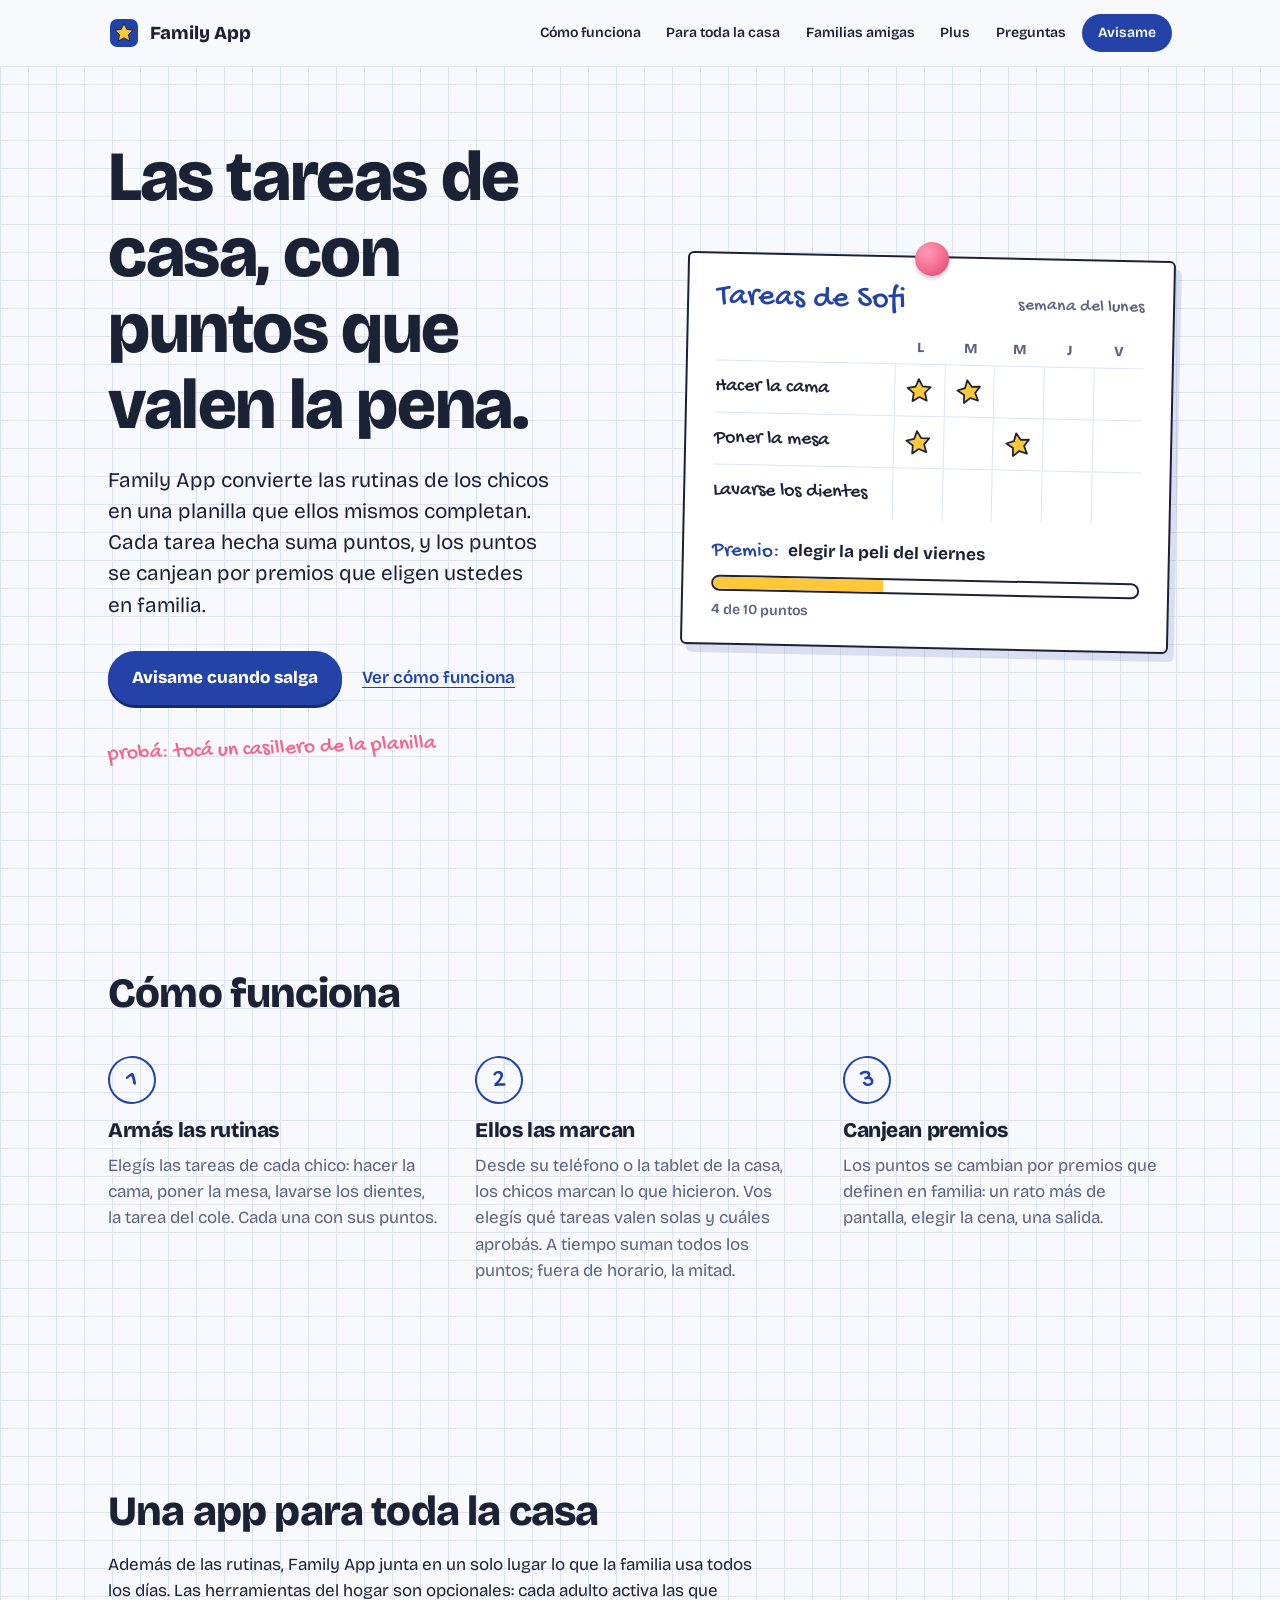
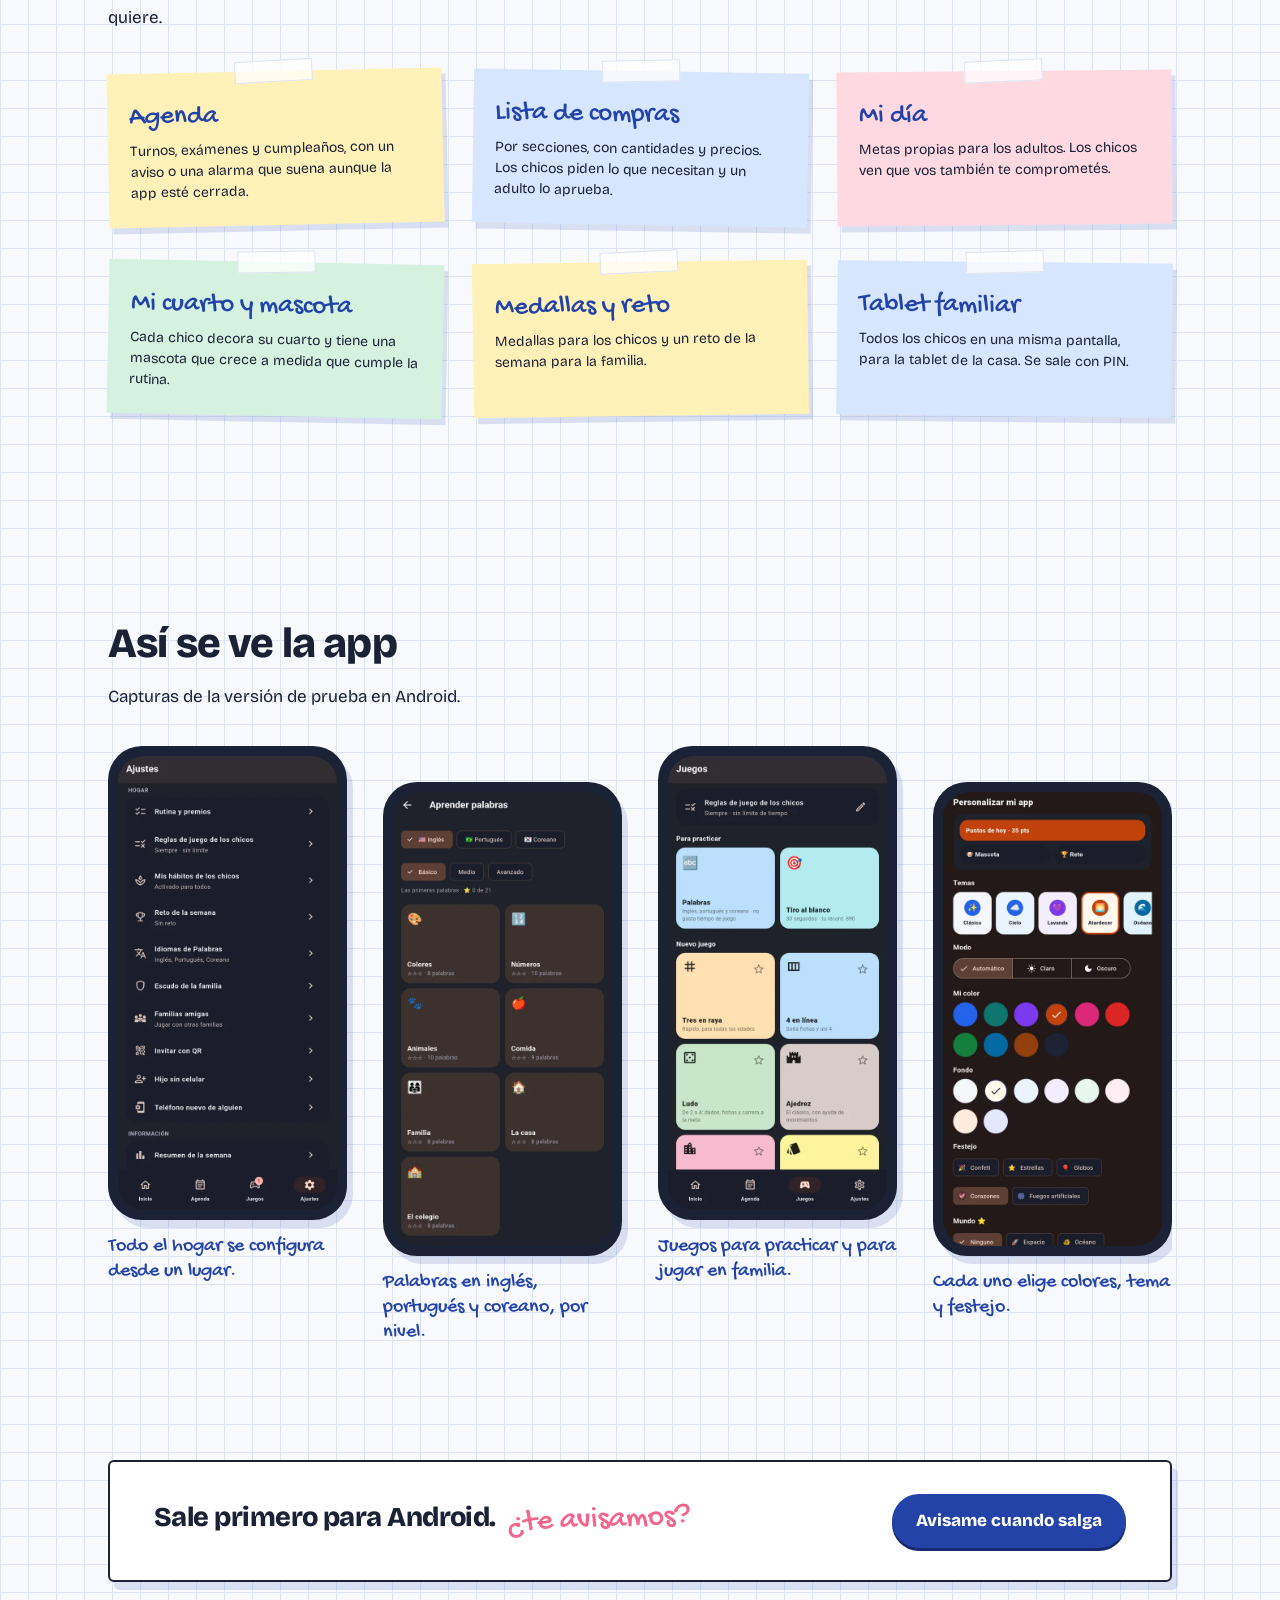
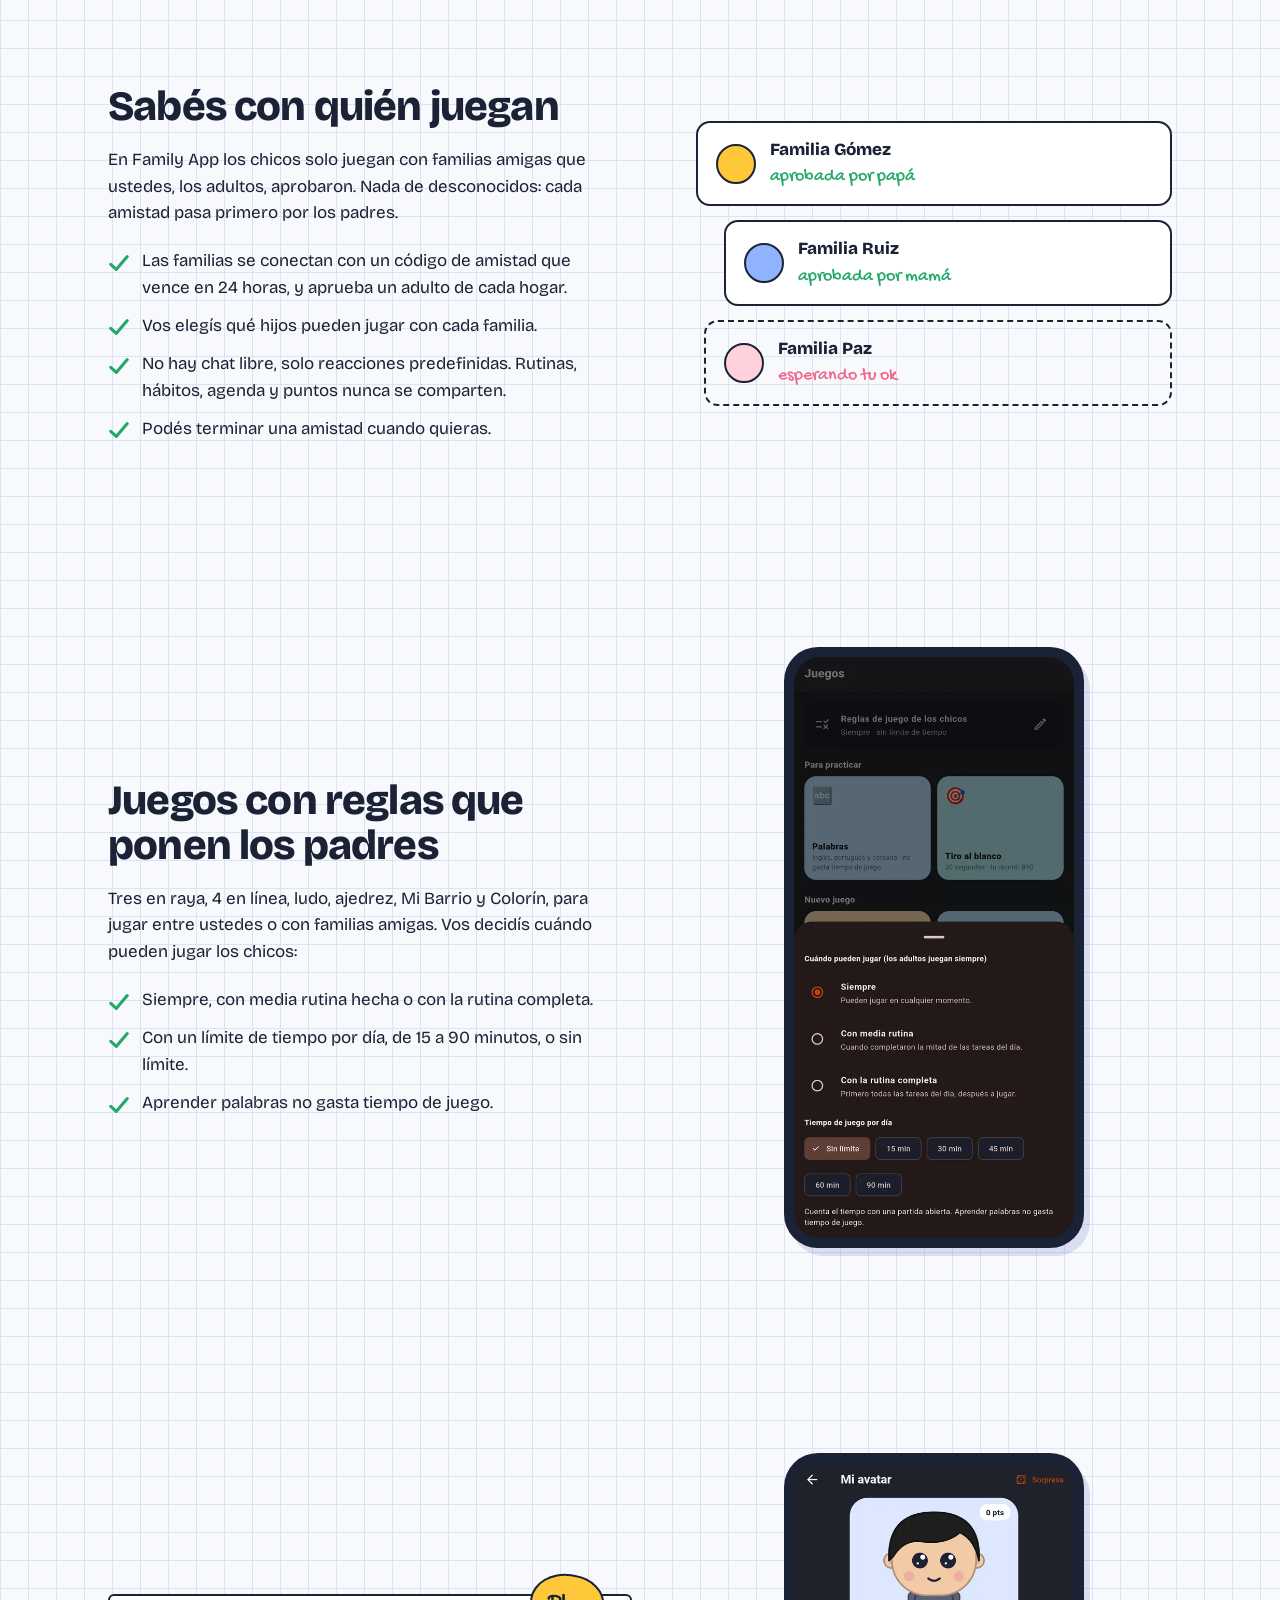
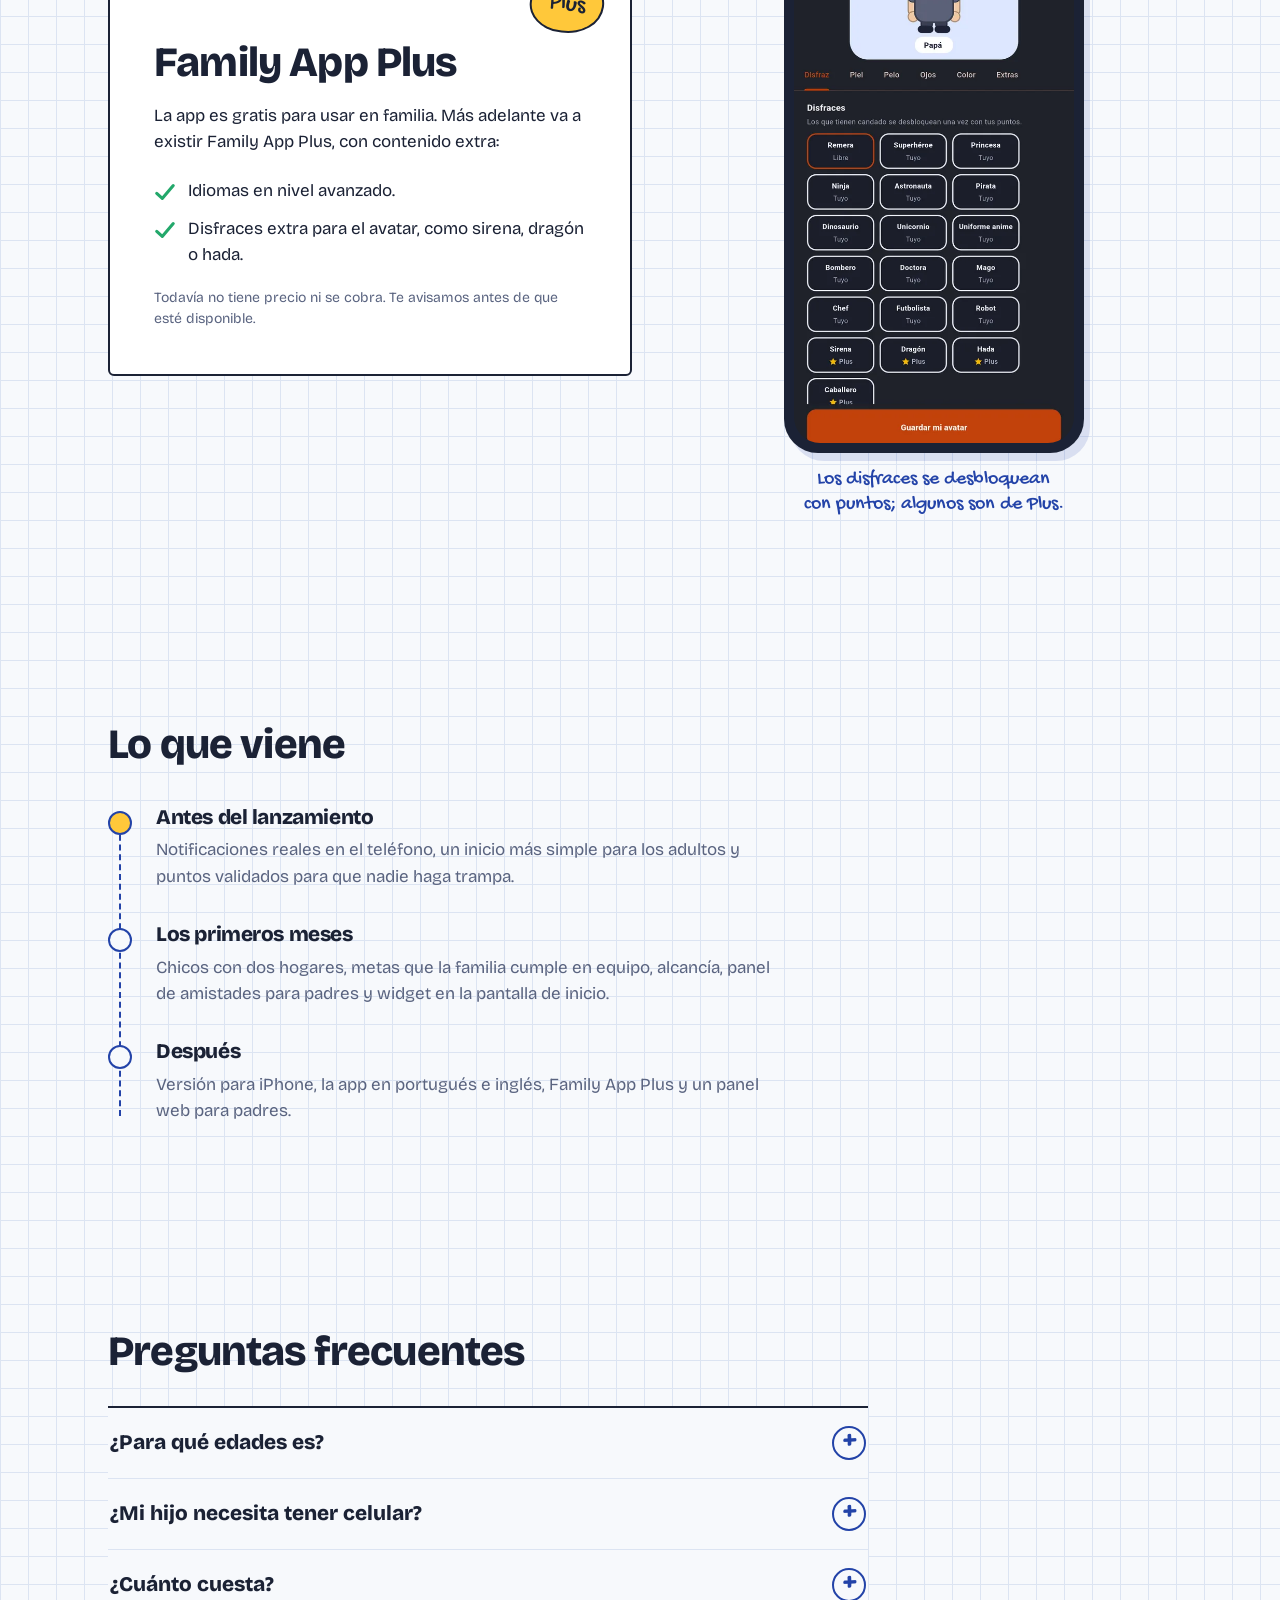
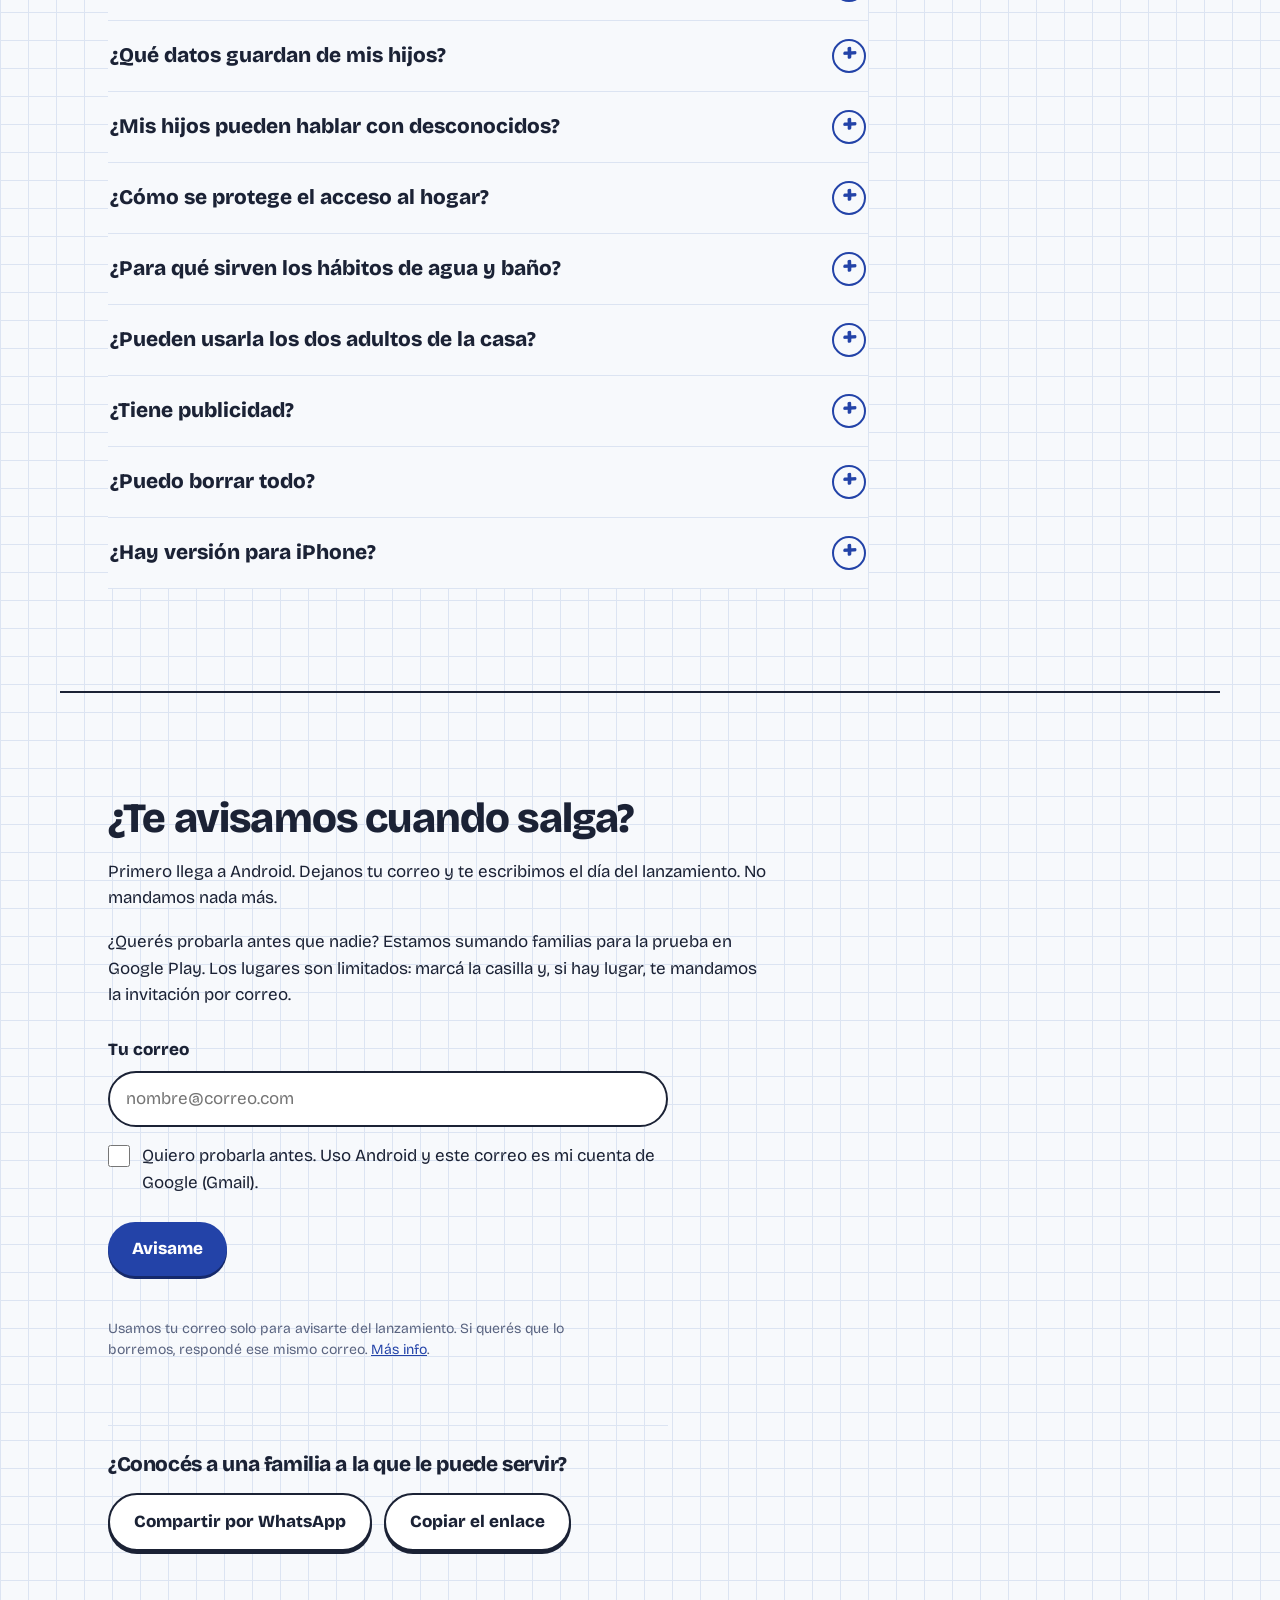
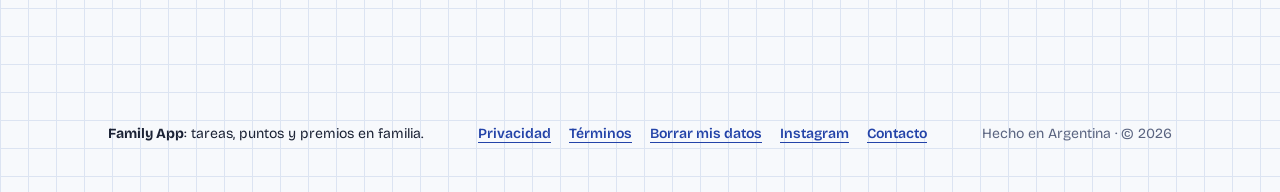
<file: index.html>
<!doctype html>
<html lang="es-AR">
<head>
  <meta charset="utf-8">
  <meta name="viewport" content="width=device-width, initial-scale=1">
  <title>Family App · Tareas, puntos y premios en familia</title>
  <meta name="description" content="Family App ayuda a los chicos a hacerse cargo de sus tareas: rutinas, puntos y premios que se ganan en familia, y familias amigas para que sepas con quién juegan.">
  <!-- Vista previa al compartir (WhatsApp, Facebook, X). Si cambiás de dominio, actualizá las URL. -->
  <meta property="og:title" content="Family App: tareas, puntos y premios en familia">
  <meta property="og:description" content="Rutinas, puntos y premios para que los chicos se hagan cargo de sus tareas.">
  <meta property="og:type" content="website">
  <meta property="og:url" content="https://javimathesan.github.io/family_app_web/">
  <meta property="og:image" content="https://javimathesan.github.io/family_app_web/assets/og-image-v2.jpg">
  <meta property="og:image:width" content="1200">
  <meta property="og:image:height" content="630">
  <meta property="og:image:alt" content="Family App: tareas, puntos y premios en familia">
  <meta property="og:locale" content="es_AR">
  <meta name="twitter:card" content="summary_large_image">
  <meta name="theme-color" content="#2343A8">
  <link rel="canonical" href="https://javimathesan.github.io/family_app_web/">
  <link rel="icon" href="assets/favicon.svg" type="image/svg+xml">
  <link rel="apple-touch-icon" href="assets/icono-180.png">
  <script type="application/ld+json">
  {
    "@context": "https://schema.org",
    "@graph": [
      {
        "@type": "Organization",
        "name": "Family App",
        "url": "https://javimathesan.github.io/family_app_web/",
        "logo": "https://javimathesan.github.io/family_app_web/assets/icono-512.png",
        "email": "familyapps.oficial@gmail.com",
        "sameAs": ["https://www.instagram.com/familyapps.oficial/"]
      },
      {
        "@type": "WebSite",
        "name": "Family App",
        "url": "https://javimathesan.github.io/family_app_web/",
        "inLanguage": "es-AR"
      }
    ]
  }
  </script>
  <link rel="preload" href="assets/fuentes/bricolage-grotesque.woff2" as="font" type="font/woff2" crossorigin>
  <link rel="stylesheet" href="styles.css?v=4">
  <script>document.documentElement.classList.add("js")</script>
</head>
<body>
  <a class="skip" href="#contenido">Ir al contenido</a>

  <header class="top">
    <a class="brand" href="./" aria-label="Family App, inicio">
      <img src="assets/favicon.svg" alt="" width="32" height="32">
      <span>Family App</span>
    </a>
    <nav id="menu" class="menu" aria-label="Secciones">
      <a href="./#como-funciona">Cómo funciona</a>
      <a href="./#toda-la-casa">Para toda la casa</a>
      <a href="./#familias">Familias amigas</a>
      <a href="./#plus">Plus</a>
      <a href="./#preguntas">Preguntas</a>
    </nav>
    <a class="nav-cta" href="./#avisame">Avisame</a>
    <button class="menu-btn" type="button" aria-expanded="false" aria-controls="menu">
      <span class="sr-only">Menú</span>
      <svg viewBox="0 0 24 24" width="24" height="24" aria-hidden="true"><path d="M4 7h16M4 12h16M4 17h16" fill="none" stroke="currentColor" stroke-width="2.4" stroke-linecap="round"/></svg>
    </button>
  </header>

  <main id="contenido">
    <!-- HERO -->
    <section class="hero">
      <div class="hero-copy">
        <h1>Las tareas de casa, con puntos que valen la pena.</h1>
        <p class="lead">Family App convierte las rutinas de los chicos en una planilla que ellos mismos completan. Cada tarea hecha suma puntos, y los puntos se canjean por premios que eligen ustedes en familia.</p>
        <div class="hero-actions">
          <a class="btn" href="#avisame">Avisame cuando salga</a>
          <a class="link" href="#como-funciona">Ver cómo funciona</a>
        </div>
        <p class="hand note-try">probá: tocá un casillero de la planilla</p>
      </div>

      <figure class="chart" aria-labelledby="chart-title">
        <div class="magnet" aria-hidden="true"></div>
        <div class="chart-head">
          <h2 id="chart-title" class="hand">Tareas de Sofi</h2>
          <span class="hand chart-week">semana del lunes</span>
        </div>
        <table>
          <thead>
            <tr>
              <th scope="col"><span class="sr-only">Tarea</span></th>
              <th scope="col">L</th><th scope="col">M</th><th scope="col">M</th><th scope="col">J</th><th scope="col">V</th>
            </tr>
          </thead>
          <tbody id="chart-body">
            <!-- se completa en main.js -->
          </tbody>
        </table>
        <div class="goal">
          <div class="goal-text">
            <span class="hand">Premio:</span>
            <strong>elegir la peli del viernes</strong>
          </div>
          <div class="goal-bar" role="progressbar" aria-valuemin="0" aria-valuemax="10" aria-valuenow="0" aria-label="Puntos para el premio">
            <span class="goal-fill"></span>
          </div>
          <output class="goal-count" id="goal-count" aria-live="polite">0 de 10 puntos</output>
        </div>
      </figure>
    </section>

    <!-- CÓMO FUNCIONA -->
    <section class="section" id="como-funciona">
      <h2>Cómo funciona</h2>
      <ol class="steps">
        <li>
          <h3>Armás las rutinas</h3>
          <p>Elegís las tareas de cada chico: hacer la cama, poner la mesa, lavarse los dientes, la tarea del cole. Cada una con sus puntos.</p>
        </li>
        <li>
          <h3>Ellos las marcan</h3>
          <p>Desde su teléfono o la tablet de la casa, los chicos marcan lo que hicieron. Vos elegís qué tareas valen solas y cuáles aprobás. A tiempo suman todos los puntos; fuera de horario, la mitad.</p>
        </li>
        <li>
          <h3>Canjean premios</h3>
          <p>Los puntos se cambian por premios que definen en familia: un rato más de pantalla, elegir la cena, una salida.</p>
        </li>
      </ol>
    </section>

    <!-- PARA TODA LA CASA -->
    <section class="section" id="toda-la-casa">
      <h2>Una app para toda la casa</h2>
      <p>Además de las rutinas, Family App junta en un solo lugar lo que la familia usa todos los días. Las herramientas del hogar son opcionales: cada adulto activa las que quiere.</p>
      <ul class="notes">
        <li class="note">
          <h3>Agenda</h3>
          <p>Turnos, exámenes y cumpleaños, con un aviso o una alarma que suena aunque la app esté cerrada.</p>
        </li>
        <li class="note">
          <h3>Lista de compras</h3>
          <p>Por secciones, con cantidades y precios. Los chicos piden lo que necesitan y un adulto lo aprueba.</p>
        </li>
        <li class="note">
          <h3>Mi día</h3>
          <p>Metas propias para los adultos. Los chicos ven que vos también te comprometés.</p>
        </li>
        <li class="note">
          <h3>Mi cuarto y mascota</h3>
          <p>Cada chico decora su cuarto y tiene una mascota que crece a medida que cumple la rutina.</p>
        </li>
        <li class="note">
          <h3>Medallas y reto</h3>
          <p>Medallas para los chicos y un reto de la semana para la familia.</p>
        </li>
        <li class="note">
          <h3>Tablet familiar</h3>
          <p>Todos los chicos en una misma pantalla, para la tablet de la casa. Se sale con PIN.</p>
        </li>
      </ul>
    </section>

    <!-- ASÍ SE VE -->
    <section class="section" id="asi-se-ve">
      <h2>Así se ve la app</h2>
      <p>Capturas de la versión de prueba en Android.</p>
      <div class="shots" role="region" tabindex="0" aria-label="Capturas de la app, se pueden desplazar">
        <figure class="phone-fig">
          <div class="phone"><img src="assets/capturas/ajustes-hogar.webp" alt="Ajustes del hogar: rutina y premios, reglas de juego, hábitos, reto de la semana, idiomas, familias amigas e invitar con QR" width="540" height="1120" loading="lazy"></div>
          <figcaption>Todo el hogar se configura desde un lugar.</figcaption>
        </figure>
        <figure class="phone-fig">
          <div class="phone"><img src="assets/capturas/palabras.webp" alt="Aprender palabras en inglés, portugués y coreano, por niveles y temas como colores, números y animales" width="540" height="1120" loading="lazy"></div>
          <figcaption>Palabras en inglés, portugués y coreano, por nivel.</figcaption>
        </figure>
        <figure class="phone-fig">
          <div class="phone"><img src="assets/capturas/juegos.webp" alt="Pantalla de juegos: para practicar y juegos de mesa como tres en raya, 4 en línea, ludo y ajedrez" width="540" height="1120" loading="lazy"></div>
          <figcaption>Juegos para practicar y para jugar en familia.</figcaption>
        </figure>
        <figure class="phone-fig">
          <div class="phone"><img src="assets/capturas/personalizar.webp" alt="Personalizar la app: temas, modo claro u oscuro, color, fondo y festejos" width="540" height="1120" loading="lazy"></div>
          <figcaption>Cada uno elige colores, tema y festejo.</figcaption>
        </figure>
      </div>
    </section>

    <!-- LLAMADA INTERMEDIA -->
    <aside class="band" aria-label="Avisame cuando salga">
      <p class="band-text">Sale primero para Android. <span class="hand">¿te avisamos?</span></p>
      <a class="btn" href="#avisame">Avisame cuando salga</a>
    </aside>

    <!-- FAMILIAS AMIGAS -->
    <section class="section split" id="familias">
      <div>
        <h2>Sabés con quién juegan</h2>
        <p>En Family App los chicos solo juegan con familias amigas que ustedes, los adultos, aprobaron. Nada de desconocidos: cada amistad pasa primero por los padres.</p>
        <ul class="ticks">
          <li>Las familias se conectan con un código de amistad que vence en 24 horas, y aprueba un adulto de cada hogar.</li>
          <li>Vos elegís qué hijos pueden jugar con cada familia.</li>
          <li>No hay chat libre, solo reacciones predefinidas. Rutinas, hábitos, agenda y puntos nunca se comparten.</li>
          <li>Podés terminar una amistad cuando quieras.</li>
        </ul>
      </div>
      <div class="friends" aria-hidden="true">
        <div class="friend"><span class="dot dot-a"></span>Familia Gómez<small class="hand">aprobada por papá</small></div>
        <div class="friend"><span class="dot dot-b"></span>Familia Ruiz<small class="hand">aprobada por mamá</small></div>
        <div class="friend pending"><span class="dot dot-c"></span>Familia Paz<small class="hand">esperando tu ok</small></div>
      </div>
    </section>

    <!-- JUEGOS -->
    <section class="section split" id="juegos">
      <div>
        <h2>Juegos con reglas que ponen los padres</h2>
        <p>Tres en raya, 4 en línea, ludo, ajedrez, Mi Barrio y Colorín, para jugar entre ustedes o con familias amigas. Vos decidís cuándo pueden jugar los chicos:</p>
        <ul class="ticks">
          <li>Siempre, con media rutina hecha o con la rutina completa.</li>
          <li>Con un límite de tiempo por día, de 15 a 90 minutos, o sin límite.</li>
          <li>Aprender palabras no gasta tiempo de juego.</li>
        </ul>
      </div>
      <figure class="phone-fig solo">
        <div class="phone"><img src="assets/capturas/reglas-de-juego.webp" alt="Reglas de juego: cuándo pueden jugar los chicos y cuánto tiempo por día" width="540" height="1120" loading="lazy"></div>
      </figure>
    </section>

    <!-- PLUS -->
    <section class="section plus split" id="plus">
      <div class="plus-card">
        <span class="sticker" aria-hidden="true">Plus</span>
        <h2>Family App Plus</h2>
        <p>La app es gratis para usar en familia. Más adelante va a existir Family App Plus, con contenido extra:</p>
        <ul class="ticks">
          <li>Idiomas en nivel avanzado.</li>
          <li>Disfraces extra para el avatar, como sirena, dragón o hada.</li>
        </ul>
        <p class="muted">Todavía no tiene precio ni se cobra. Te avisamos antes de que esté disponible.</p>
      </div>
      <figure class="phone-fig solo">
        <div class="phone"><img src="assets/capturas/avatar.webp" alt="Editor de avatar con disfraces: los comunes se desbloquean con puntos y algunos son de Plus" width="540" height="1120" loading="lazy"></div>
        <figcaption>Los disfraces se desbloquean con puntos; algunos son de Plus.</figcaption>
      </figure>
    </section>

    <!-- LO QUE VIENE -->
    <section class="section" id="lo-que-viene">
      <h2>Lo que viene</h2>
      <ol class="road">
        <li>
          <h3>Antes del lanzamiento</h3>
          <p>Notificaciones reales en el teléfono, un inicio más simple para los adultos y puntos validados para que nadie haga trampa.</p>
        </li>
        <li>
          <h3>Los primeros meses</h3>
          <p>Chicos con dos hogares, metas que la familia cumple en equipo, alcancía, panel de amistades para padres y widget en la pantalla de inicio.</p>
        </li>
        <li>
          <h3>Después</h3>
          <p>Versión para iPhone, la app en portugués e inglés, Family App Plus y un panel web para padres.</p>
        </li>
      </ol>
    </section>

    <!-- PREGUNTAS FRECUENTES -->
    <section class="section" id="preguntas">
      <h2>Preguntas frecuentes</h2>
      <div class="faq">
        <details>
          <summary>¿Para qué edades es?</summary>
          <p>De 4 a 17 años. Hay tres perfiles según la edad: Peques (4 a 8), Junior (9 a 12) y Teen (13 a 17). La app sugiere una lista de tareas para cada edad, y cada adulto ajusta las tareas y los premios a cada hijo.</p>
        </details>
        <details>
          <summary>¿Mi hijo necesita tener celular?</summary>
          <p>No. Los adultos pueden sumar un hijo sin celular y marcar sus tareas desde su propio teléfono. También está el modo tablet familiar: todos los chicos en una misma pantalla.</p>
        </details>
        <details>
          <summary>¿Cuánto cuesta?</summary>
          <p>Usarla en familia es gratis. Más adelante va a existir Family App Plus con contenido extra. Cuando se pueda contratar, va a ser por Google Play, con baja en cualquier momento y 10 días para arrepentirte.</p>
        </details>
        <details>
          <summary>¿Qué datos guardan de mis hijos?</summary>
          <p>Apodos (no nombres completos), avatares, rutinas, tareas hechas, puntos, premios, hábitos y partidas. No pedimos email, teléfono, dirección, colegio, ubicación ni fotos de los chicos. Solo los teléfonos aprobados del hogar pueden ver esos datos.</p>
        </details>
        <details>
          <summary>¿Mis hijos pueden hablar con desconocidos?</summary>
          <p>No. Solo juegan con familias amigas que aprobó un adulto de cada hogar, y cada adulto elige qué hijos pueden jugar. Con la otra familia se comparte solo el nombre del hogar, el apodo y el avatar de esos chicos, y las jugadas de las partidas. No hay chat libre: solo reacciones predefinidas.</p>
        </details>
        <details>
          <summary>¿Cómo se protege el acceso al hogar?</summary>
          <p>Para sumar un teléfono se usa un QR de un solo uso que vence en 15 minutos, y un adulto aprueba cada teléfono antes de que entre. Además, el modo adulto se puede proteger con un PIN para que los chicos no cambien la configuración.</p>
        </details>
        <details>
          <summary>¿Para qué sirven los hábitos de agua y baño?</summary>
          <p>Para acompañar rutinas de cuidado. Son opcionales y arrancan apagados: un adulto los activa para cada hijo. Solo los ven el chico y los adultos de su hogar, nunca se comparten con familias amigas ni con terceros. Son orientativos: Family App no es un dispositivo médico.</p>
        </details>
        <details>
          <summary>¿Pueden usarla los dos adultos de la casa?</summary>
          <p>Sí. Cada adulto la usa en su teléfono como administrador del hogar y todo se sincroniza entre los teléfonos de la casa.</p>
        </details>
        <details>
          <summary>¿Tiene publicidad?</summary>
          <p>No. Family App no muestra publicidad ni vende datos.</p>
        </details>
        <details>
          <summary>¿Puedo borrar todo?</summary>
          <p>Sí. Un adulto administrador puede borrar el hogar y todos sus datos desde Ajustes. El borrado es inmediato y no se puede deshacer. También se puede pedir por correo. El paso a paso está en <a href="borrar-datos.html">Borrar mis datos</a>.</p>
        </details>
        <details>
          <summary>¿Hay versión para iPhone?</summary>
          <p>Todavía no. Primero sale para Android y la versión para iPhone viene después.</p>
        </details>
      </div>
    </section>

    <!-- AVISAME -->
    <section class="section signup" id="avisame">
      <h2>¿Te avisamos cuando salga?</h2>
      <p>Primero llega a Android. Dejanos tu correo y te escribimos el día del lanzamiento. No mandamos nada más.</p>
      <p>¿Querés probarla antes que nadie? Estamos sumando familias para la prueba en Google Play. Los lugares son limitados: marcá la casilla y, si hay lugar, te mandamos la invitación por correo.</p>
      <form id="signup-form" class="signup-form" action="https://formspree.io/f/xljjyvql" method="POST" novalidate>
        <label for="email">Tu correo</label>
        <div class="field">
          <input id="email" name="email" type="email" inputmode="email" autocomplete="email" autocapitalize="off" spellcheck="false" placeholder="nombre@correo.com" required>
        </div>
        <label class="check">
          <input type="checkbox" name="tester" value="si" id="tester">
          <span>Quiero probarla antes. Uso Android y este correo es mi cuenta de Google (Gmail).</span>
        </label>
        <button class="btn form-submit" type="submit">Avisame</button>
        <!-- Campo trampa contra robots: las personas no lo ven -->
        <input type="text" name="_gotcha" tabindex="-1" autocomplete="off" class="hp" aria-hidden="true">
        <p class="form-msg" id="form-msg" role="status" aria-live="polite"></p>
        <p class="form-note">Usamos tu correo solo para avisarte del lanzamiento. Si querés que lo borremos, respondé ese mismo correo. <a href="privacidad.html#web">Más info</a>.</p>
      </form>

      <div class="share">
        <h3>¿Conocés a una familia a la que le puede servir?</h3>
        <p class="share-actions">
          <a class="btn btn-alt" id="share-wa" href="https://wa.me/?text=Mir%C3%A1%20Family%20App%3A%20tareas%2C%20puntos%20y%20premios%20para%20los%20chicos.%20https%3A%2F%2Fjavimathesan.github.io%2Ffamily_app_web%2F" rel="noopener">Compartir por WhatsApp</a>
          <button class="btn btn-alt" id="share-copy" type="button" hidden>Copiar el enlace</button>
        </p>
        <p class="form-msg" id="share-msg" role="status" aria-live="polite"></p>
      </div>
    </section>
  </main>

  <footer class="foot">
    <p><strong>Family App</strong>: tareas, puntos y premios en familia.</p>
    <nav class="foot-links" aria-label="Enlaces">
      <a href="privacidad.html">Privacidad</a>
      <a href="terminos.html">Términos</a>
      <a href="borrar-datos.html">Borrar mis datos</a>
      <a href="https://www.instagram.com/familyapps.oficial/" rel="noopener">Instagram</a>
      <a href="mailto:familyapps.oficial@gmail.com">Contacto</a>
    </nav>
    <p class="muted">Hecho en Argentina · © <span id="year">2026</span></p>
  </footer>

  <script src="main.js?v=4"></script>
</body>
</html>
</file>
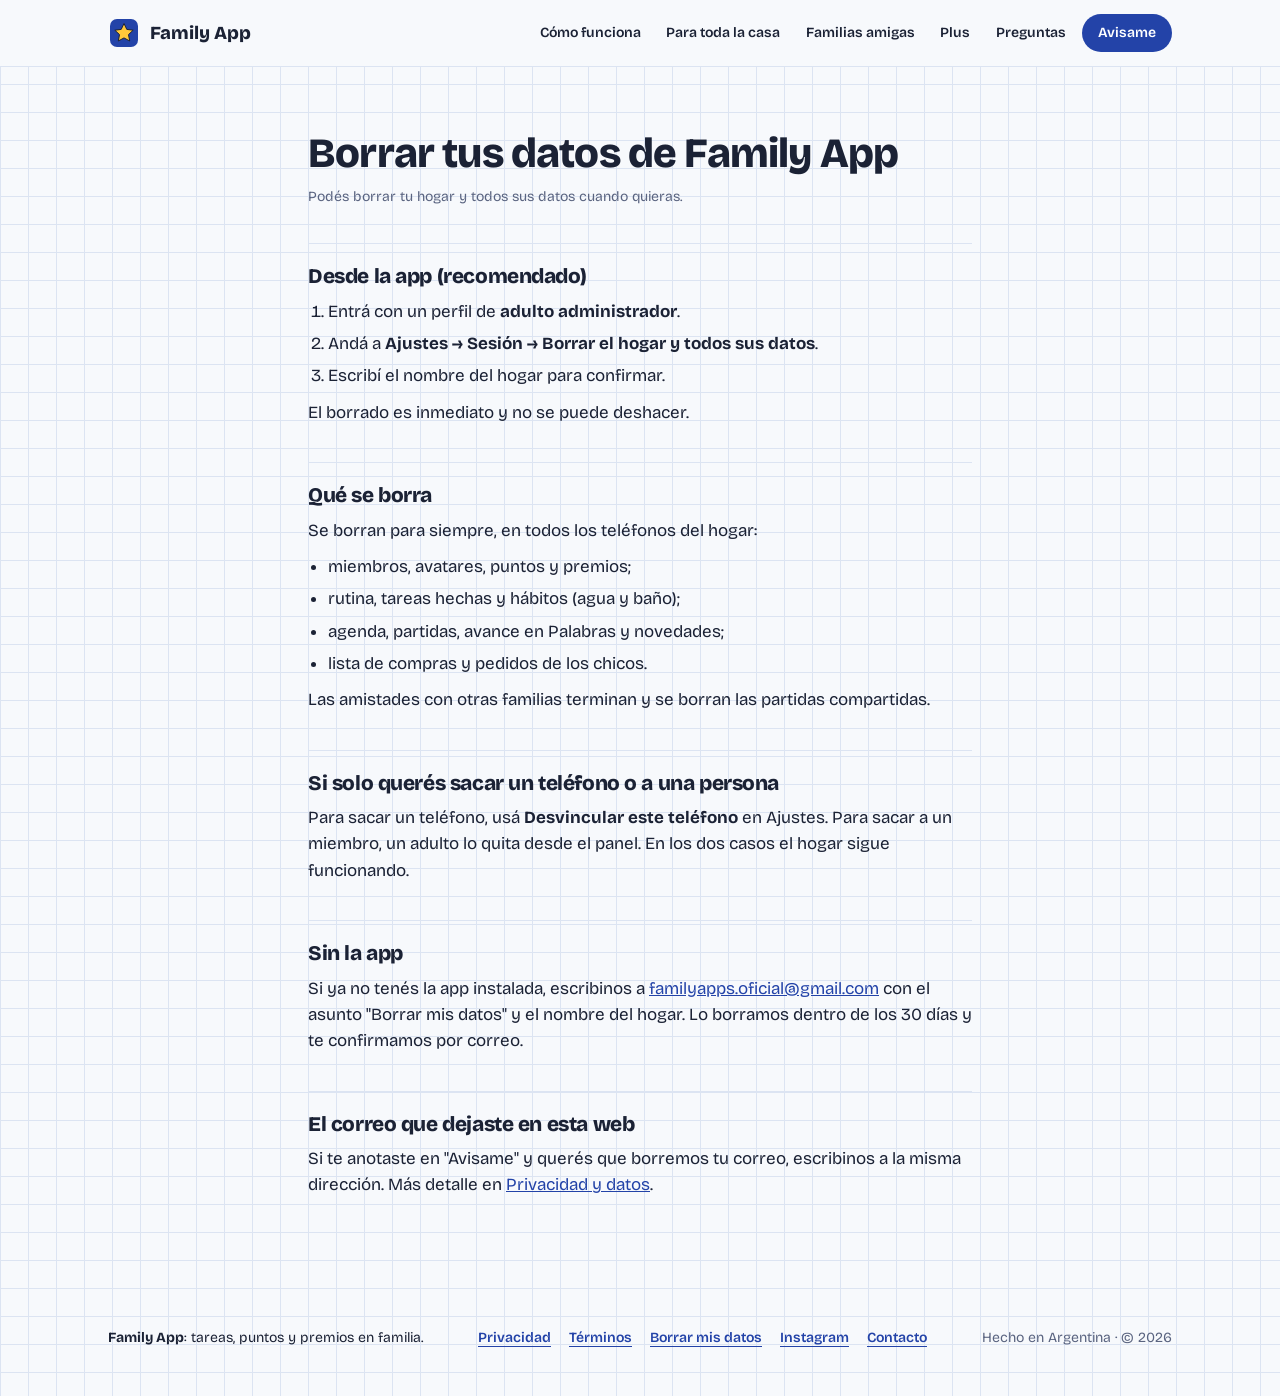
<file: borrar-datos.html>
<!doctype html>
<html lang="es-AR">
<head>
  <meta charset="utf-8">
  <meta name="viewport" content="width=device-width, initial-scale=1">
  <title>Borrar mis datos · Family App</title>
  <meta name="description" content="Cómo borrar tu hogar y todos sus datos de Family App, desde la app o por correo.">
  <meta name="theme-color" content="#2343A8">
  <link rel="canonical" href="https://javimathesan.github.io/family_app_web/borrar-datos.html">
  <link rel="icon" href="assets/favicon.svg" type="image/svg+xml">
  <link rel="apple-touch-icon" href="assets/icono-180.png">
  <link rel="preload" href="assets/fuentes/bricolage-grotesque.woff2" as="font" type="font/woff2" crossorigin>
  <link rel="stylesheet" href="styles.css?v=4">
  <script>document.documentElement.classList.add("js")</script>
</head>
<body>
  <a class="skip" href="#contenido">Ir al contenido</a>
  <header class="top">
    <a class="brand" href="./" aria-label="Family App, inicio">
      <img src="assets/favicon.svg" alt="" width="32" height="32">
      <span>Family App</span>
    </a>
    <nav id="menu" class="menu" aria-label="Secciones">
      <a href="./#como-funciona">Cómo funciona</a>
      <a href="./#toda-la-casa">Para toda la casa</a>
      <a href="./#familias">Familias amigas</a>
      <a href="./#plus">Plus</a>
      <a href="./#preguntas">Preguntas</a>
    </nav>
    <a class="nav-cta" href="./#avisame">Avisame</a>
    <button class="menu-btn" type="button" aria-expanded="false" aria-controls="menu">
      <span class="sr-only">Menú</span>
      <svg viewBox="0 0 24 24" width="24" height="24" aria-hidden="true"><path d="M4 7h16M4 12h16M4 17h16" fill="none" stroke="currentColor" stroke-width="2.4" stroke-linecap="round"/></svg>
    </button>
  </header>

  <main id="contenido" class="legal">
    <h1>Borrar tus datos de Family App</h1>
    <p class="legal-meta">Podés borrar tu hogar y todos sus datos cuando quieras.</p>

    <section>
      <h2>Desde la app (recomendado)</h2>
      <ol>
        <li>Entrá con un perfil de <strong>adulto administrador</strong>.</li>
        <li>Andá a <strong>Ajustes → Sesión → Borrar el hogar y todos sus datos</strong>.</li>
        <li>Escribí el nombre del hogar para confirmar.</li>
      </ol>
      <p>El borrado es inmediato y no se puede deshacer.</p>
    </section>

    <section>
      <h2>Qué se borra</h2>
      <p>Se borran para siempre, en todos los teléfonos del hogar:</p>
      <ul>
        <li>miembros, avatares, puntos y premios;</li>
        <li>rutina, tareas hechas y hábitos (agua y baño);</li>
        <li>agenda, partidas, avance en Palabras y novedades;</li>
        <li>lista de compras y pedidos de los chicos.</li>
      </ul>
      <p>Las amistades con otras familias terminan y se borran las partidas compartidas.</p>
    </section>

    <section>
      <h2>Si solo querés sacar un teléfono o a una persona</h2>
      <p>Para sacar un teléfono, usá <strong>Desvincular este teléfono</strong> en Ajustes. Para sacar a un miembro, un adulto lo quita desde el panel. En los dos casos el hogar sigue funcionando.</p>
    </section>

    <section>
      <h2>Sin la app</h2>
      <p>Si ya no tenés la app instalada, escribinos a <a href="mailto:familyapps.oficial@gmail.com?subject=Borrar%20mis%20datos">familyapps.oficial@gmail.com</a> con el asunto "Borrar mis datos" y el nombre del hogar. Lo borramos dentro de los 30 días y te confirmamos por correo.</p>
    </section>

    <section>
      <h2>El correo que dejaste en esta web</h2>
      <p>Si te anotaste en "Avisame" y querés que borremos tu correo, escribinos a la misma dirección. Más detalle en <a href="privacidad.html#web">Privacidad y datos</a>.</p>
    </section>
  </main>

  <footer class="foot">
    <p><strong>Family App</strong>: tareas, puntos y premios en familia.</p>
    <nav class="foot-links" aria-label="Enlaces">
      <a href="privacidad.html">Privacidad</a>
      <a href="terminos.html">Términos</a>
      <a href="borrar-datos.html">Borrar mis datos</a>
      <a href="https://www.instagram.com/familyapps.oficial/" rel="noopener">Instagram</a>
      <a href="mailto:familyapps.oficial@gmail.com">Contacto</a>
    </nav>
    <p class="muted">Hecho en Argentina · © <span id="year">2026</span></p>
  </footer>
  <script src="main.js?v=4"></script>
</body>
</html>
</file>
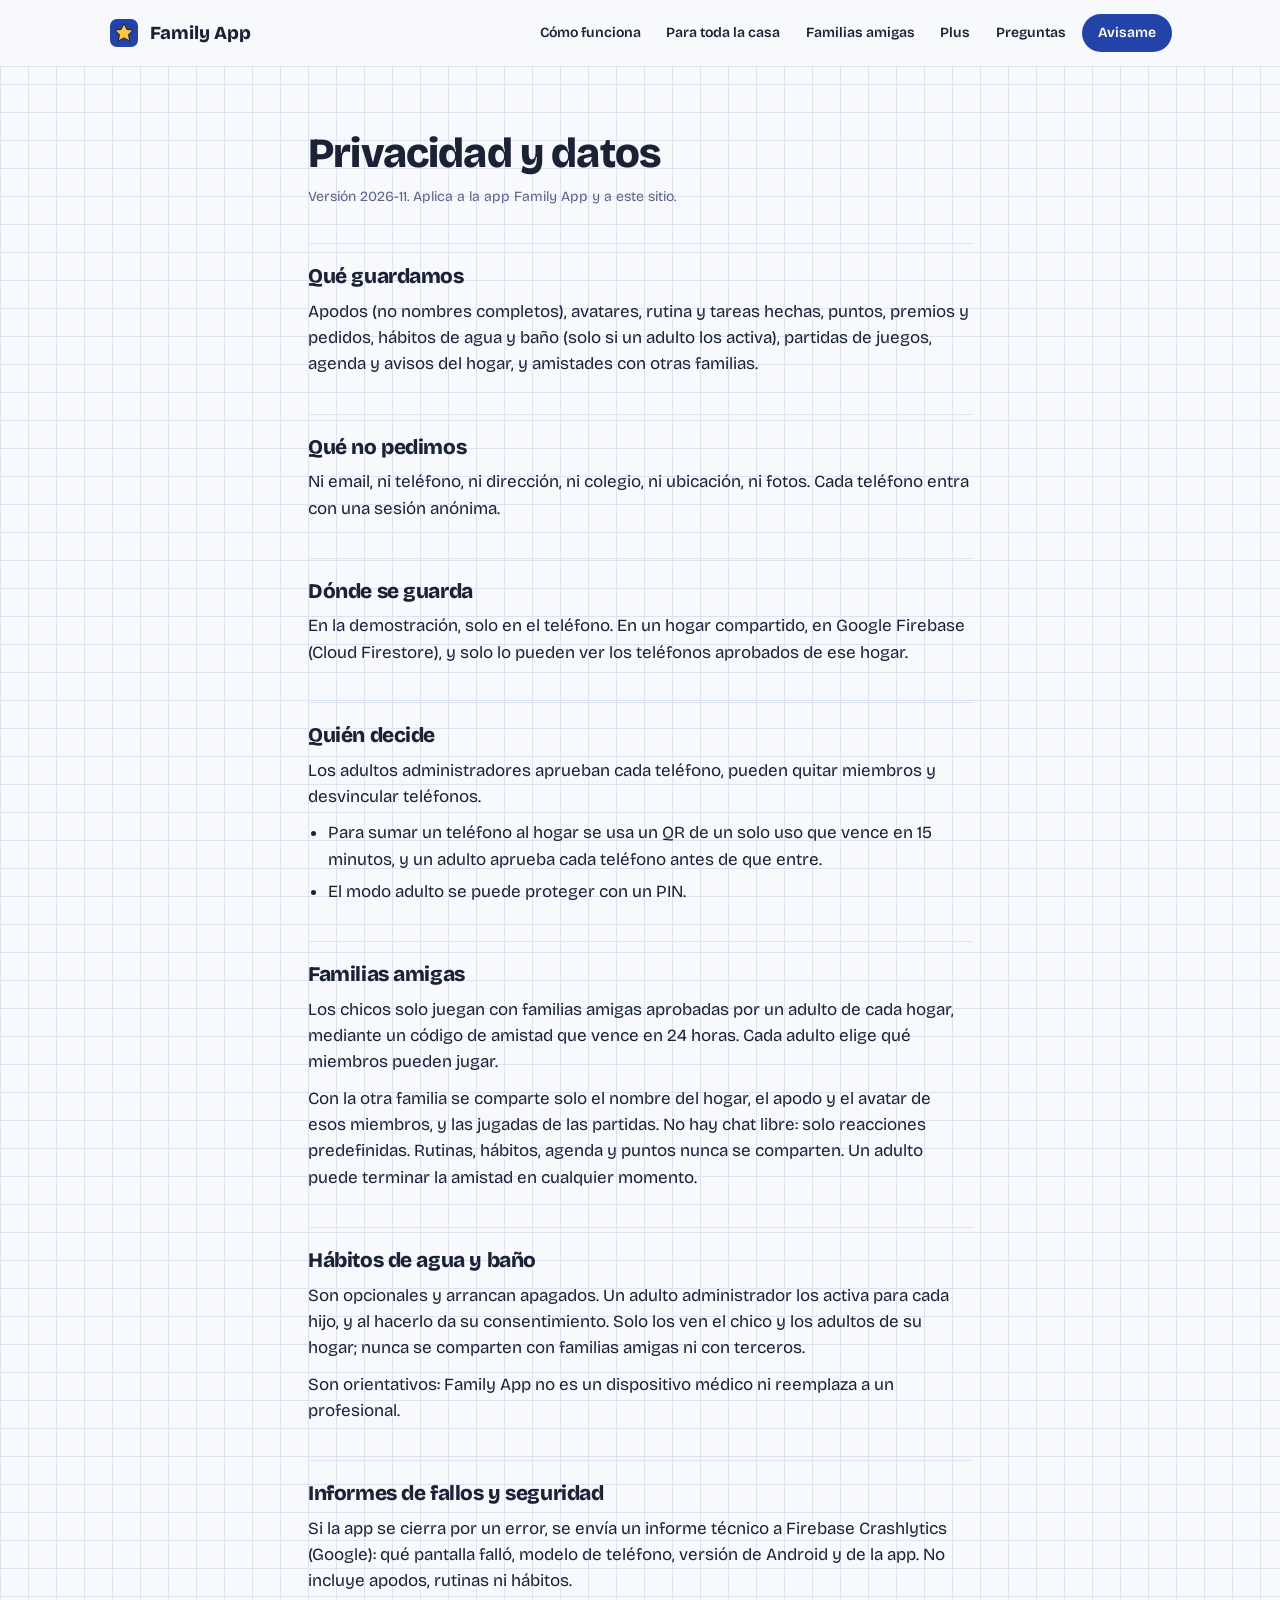
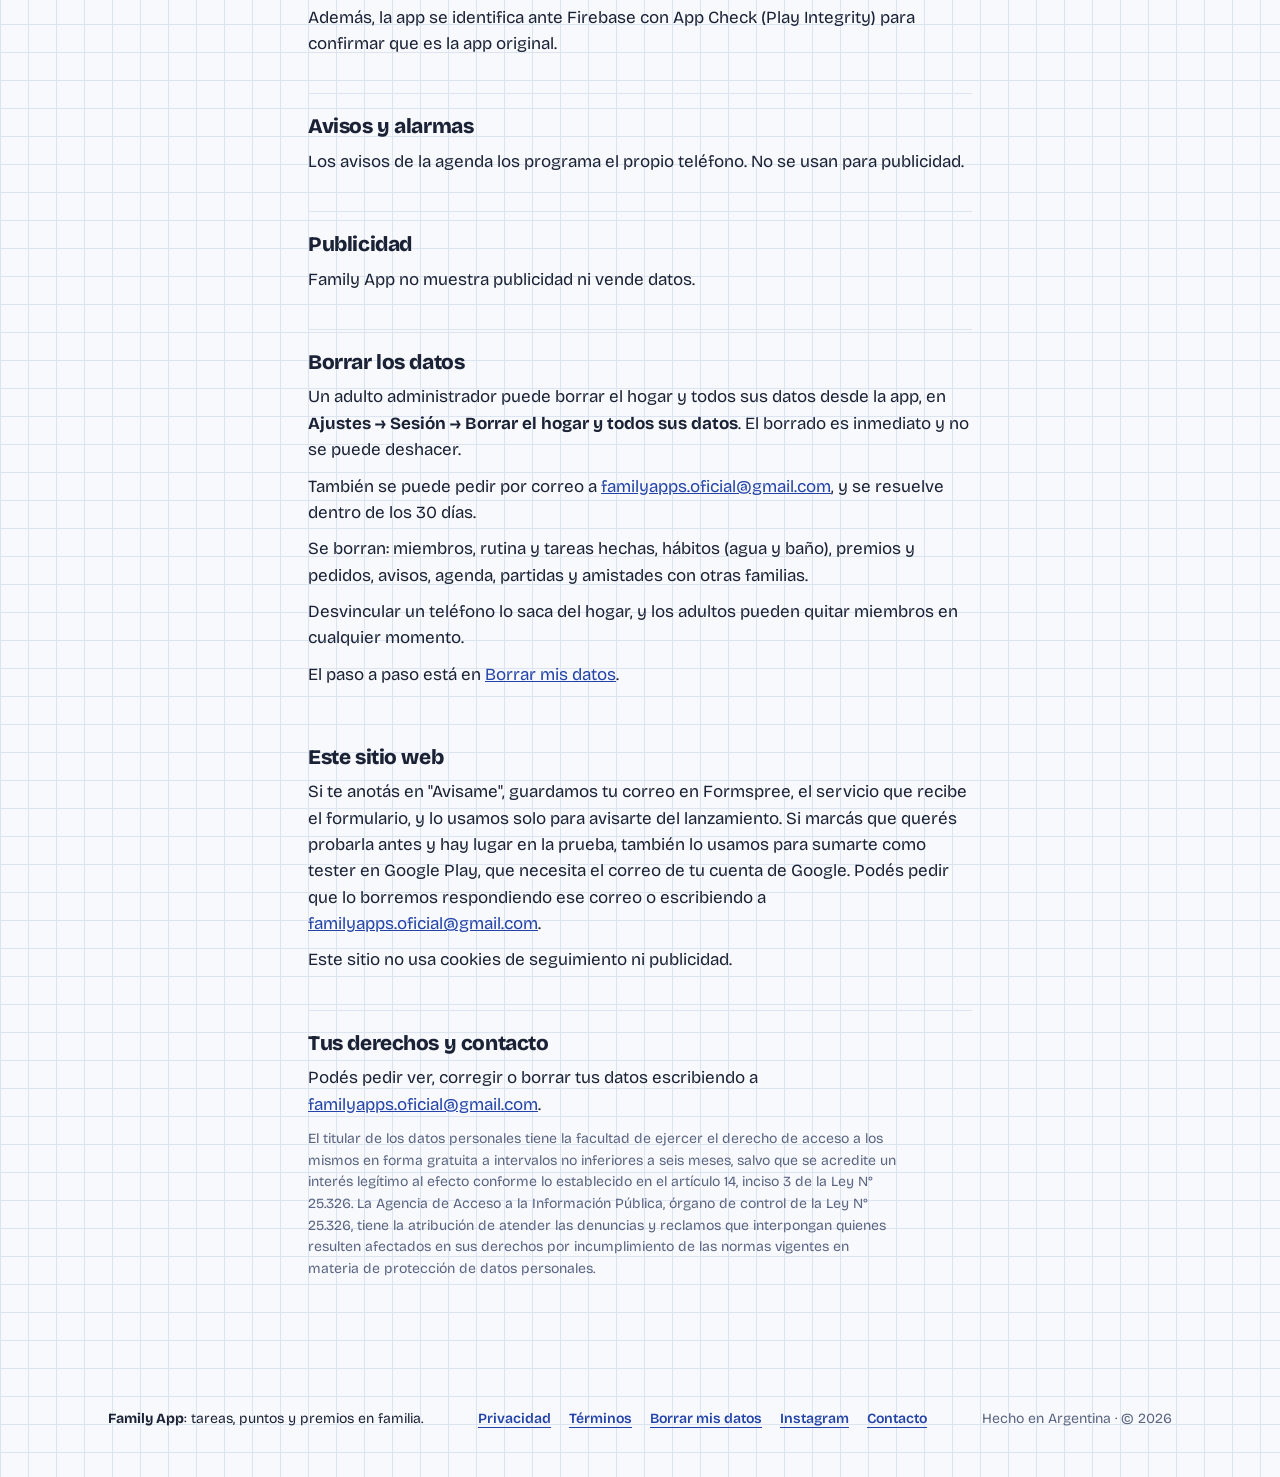
<file: privacidad.html>
<!doctype html>
<html lang="es-AR">
<head>
  <meta charset="utf-8">
  <meta name="viewport" content="width=device-width, initial-scale=1">
  <title>Privacidad · Family App</title>
  <meta name="description" content="Qué datos guarda Family App, dónde se guardan, quién los ve y cómo borrarlos.">
  <meta name="theme-color" content="#2343A8">
  <link rel="canonical" href="https://javimathesan.github.io/family_app_web/privacidad.html">
  <link rel="icon" href="assets/favicon.svg" type="image/svg+xml">
  <link rel="apple-touch-icon" href="assets/icono-180.png">
  <link rel="preload" href="assets/fuentes/bricolage-grotesque.woff2" as="font" type="font/woff2" crossorigin>
  <link rel="stylesheet" href="styles.css?v=4">
  <script>document.documentElement.classList.add("js")</script>
</head>
<body>
  <a class="skip" href="#contenido">Ir al contenido</a>
  <header class="top">
    <a class="brand" href="./" aria-label="Family App, inicio">
      <img src="assets/favicon.svg" alt="" width="32" height="32">
      <span>Family App</span>
    </a>
    <nav id="menu" class="menu" aria-label="Secciones">
      <a href="./#como-funciona">Cómo funciona</a>
      <a href="./#toda-la-casa">Para toda la casa</a>
      <a href="./#familias">Familias amigas</a>
      <a href="./#plus">Plus</a>
      <a href="./#preguntas">Preguntas</a>
    </nav>
    <a class="nav-cta" href="./#avisame">Avisame</a>
    <button class="menu-btn" type="button" aria-expanded="false" aria-controls="menu">
      <span class="sr-only">Menú</span>
      <svg viewBox="0 0 24 24" width="24" height="24" aria-hidden="true"><path d="M4 7h16M4 12h16M4 17h16" fill="none" stroke="currentColor" stroke-width="2.4" stroke-linecap="round"/></svg>
    </button>
  </header>

  <main id="contenido" class="legal">
    <h1>Privacidad y datos</h1>
    <p class="legal-meta">Versión 2026-11. Aplica a la app Family App y a este sitio.</p>

    <section>
      <h2>Qué guardamos</h2>
      <p>Apodos (no nombres completos), avatares, rutina y tareas hechas, puntos, premios y pedidos, hábitos de agua y baño (solo si un adulto los activa), partidas de juegos, agenda y avisos del hogar, y amistades con otras familias.</p>
    </section>

    <section>
      <h2>Qué no pedimos</h2>
      <p>Ni email, ni teléfono, ni dirección, ni colegio, ni ubicación, ni fotos. Cada teléfono entra con una sesión anónima.</p>
    </section>

    <section>
      <h2>Dónde se guarda</h2>
      <p>En la demostración, solo en el teléfono. En un hogar compartido, en Google Firebase (Cloud Firestore), y solo lo pueden ver los teléfonos aprobados de ese hogar.</p>
    </section>

    <section>
      <h2>Quién decide</h2>
      <p>Los adultos administradores aprueban cada teléfono, pueden quitar miembros y desvincular teléfonos.</p>
      <ul>
        <li>Para sumar un teléfono al hogar se usa un QR de un solo uso que vence en 15 minutos, y un adulto aprueba cada teléfono antes de que entre.</li>
        <li>El modo adulto se puede proteger con un PIN.</li>
      </ul>
    </section>

    <section>
      <h2>Familias amigas</h2>
      <p>Los chicos solo juegan con familias amigas aprobadas por un adulto de cada hogar, mediante un código de amistad que vence en 24 horas. Cada adulto elige qué miembros pueden jugar.</p>
      <p>Con la otra familia se comparte solo el nombre del hogar, el apodo y el avatar de esos miembros, y las jugadas de las partidas. No hay chat libre: solo reacciones predefinidas. Rutinas, hábitos, agenda y puntos nunca se comparten. Un adulto puede terminar la amistad en cualquier momento.</p>
    </section>

    <section>
      <h2>Hábitos de agua y baño</h2>
      <p>Son opcionales y arrancan apagados. Un adulto administrador los activa para cada hijo, y al hacerlo da su consentimiento. Solo los ven el chico y los adultos de su hogar; nunca se comparten con familias amigas ni con terceros.</p>
      <p>Son orientativos: Family App no es un dispositivo médico ni reemplaza a un profesional.</p>
    </section>

    <section>
      <h2>Informes de fallos y seguridad</h2>
      <p>Si la app se cierra por un error, se envía un informe técnico a Firebase Crashlytics (Google): qué pantalla falló, modelo de teléfono, versión de Android y de la app. No incluye apodos, rutinas ni hábitos.</p>
      <p>Además, la app se identifica ante Firebase con App Check (Play Integrity) para confirmar que es la app original.</p>
    </section>

    <section>
      <h2>Avisos y alarmas</h2>
      <p>Los avisos de la agenda los programa el propio teléfono. No se usan para publicidad.</p>
    </section>

    <section>
      <h2>Publicidad</h2>
      <p>Family App no muestra publicidad ni vende datos.</p>
    </section>

    <section id="borrar">
      <h2>Borrar los datos</h2>
      <p>Un adulto administrador puede borrar el hogar y todos sus datos desde la app, en <strong>Ajustes → Sesión → Borrar el hogar y todos sus datos</strong>. El borrado es inmediato y no se puede deshacer.</p>
      <p>También se puede pedir por correo a <a href="mailto:familyapps.oficial@gmail.com">familyapps.oficial@gmail.com</a>, y se resuelve dentro de los 30 días.</p>
      <p>Se borran: miembros, rutina y tareas hechas, hábitos (agua y baño), premios y pedidos, avisos, agenda, partidas y amistades con otras familias.</p>
      <p>Desvincular un teléfono lo saca del hogar, y los adultos pueden quitar miembros en cualquier momento.</p>
      <p>El paso a paso está en <a href="borrar-datos.html">Borrar mis datos</a>.</p>
    </section>

    <section id="web">
      <h2>Este sitio web</h2>
      <p>Si te anotás en "Avisame", guardamos tu correo en Formspree, el servicio que recibe el formulario, y lo usamos solo para avisarte del lanzamiento. Si marcás que querés probarla antes y hay lugar en la prueba, también lo usamos para sumarte como tester en Google Play, que necesita el correo de tu cuenta de Google. Podés pedir que lo borremos respondiendo ese correo o escribiendo a <a href="mailto:familyapps.oficial@gmail.com">familyapps.oficial@gmail.com</a>.</p>
      <p>Este sitio no usa cookies de seguimiento ni publicidad.</p>
    </section>

    <section>
      <h2>Tus derechos y contacto</h2>
      <p>Podés pedir ver, corregir o borrar tus datos escribiendo a <a href="mailto:familyapps.oficial@gmail.com">familyapps.oficial@gmail.com</a>.</p>
      <p class="legal-legend">El titular de los datos personales tiene la facultad de ejercer el derecho de acceso a los mismos en forma gratuita a intervalos no inferiores a seis meses, salvo que se acredite un interés legítimo al efecto conforme lo establecido en el artículo 14, inciso 3 de la Ley N° 25.326. La Agencia de Acceso a la Información Pública, órgano de control de la Ley N° 25.326, tiene la atribución de atender las denuncias y reclamos que interpongan quienes resulten afectados en sus derechos por incumplimiento de las normas vigentes en materia de protección de datos personales.</p>
    </section>
  </main>

  <footer class="foot">
    <p><strong>Family App</strong>: tareas, puntos y premios en familia.</p>
    <nav class="foot-links" aria-label="Enlaces">
      <a href="privacidad.html">Privacidad</a>
      <a href="terminos.html">Términos</a>
      <a href="borrar-datos.html">Borrar mis datos</a>
      <a href="https://www.instagram.com/familyapps.oficial/" rel="noopener">Instagram</a>
      <a href="mailto:familyapps.oficial@gmail.com">Contacto</a>
    </nav>
    <p class="muted">Hecho en Argentina · © <span id="year">2026</span></p>
  </footer>
  <script src="main.js?v=4"></script>
</body>
</html>
</file>
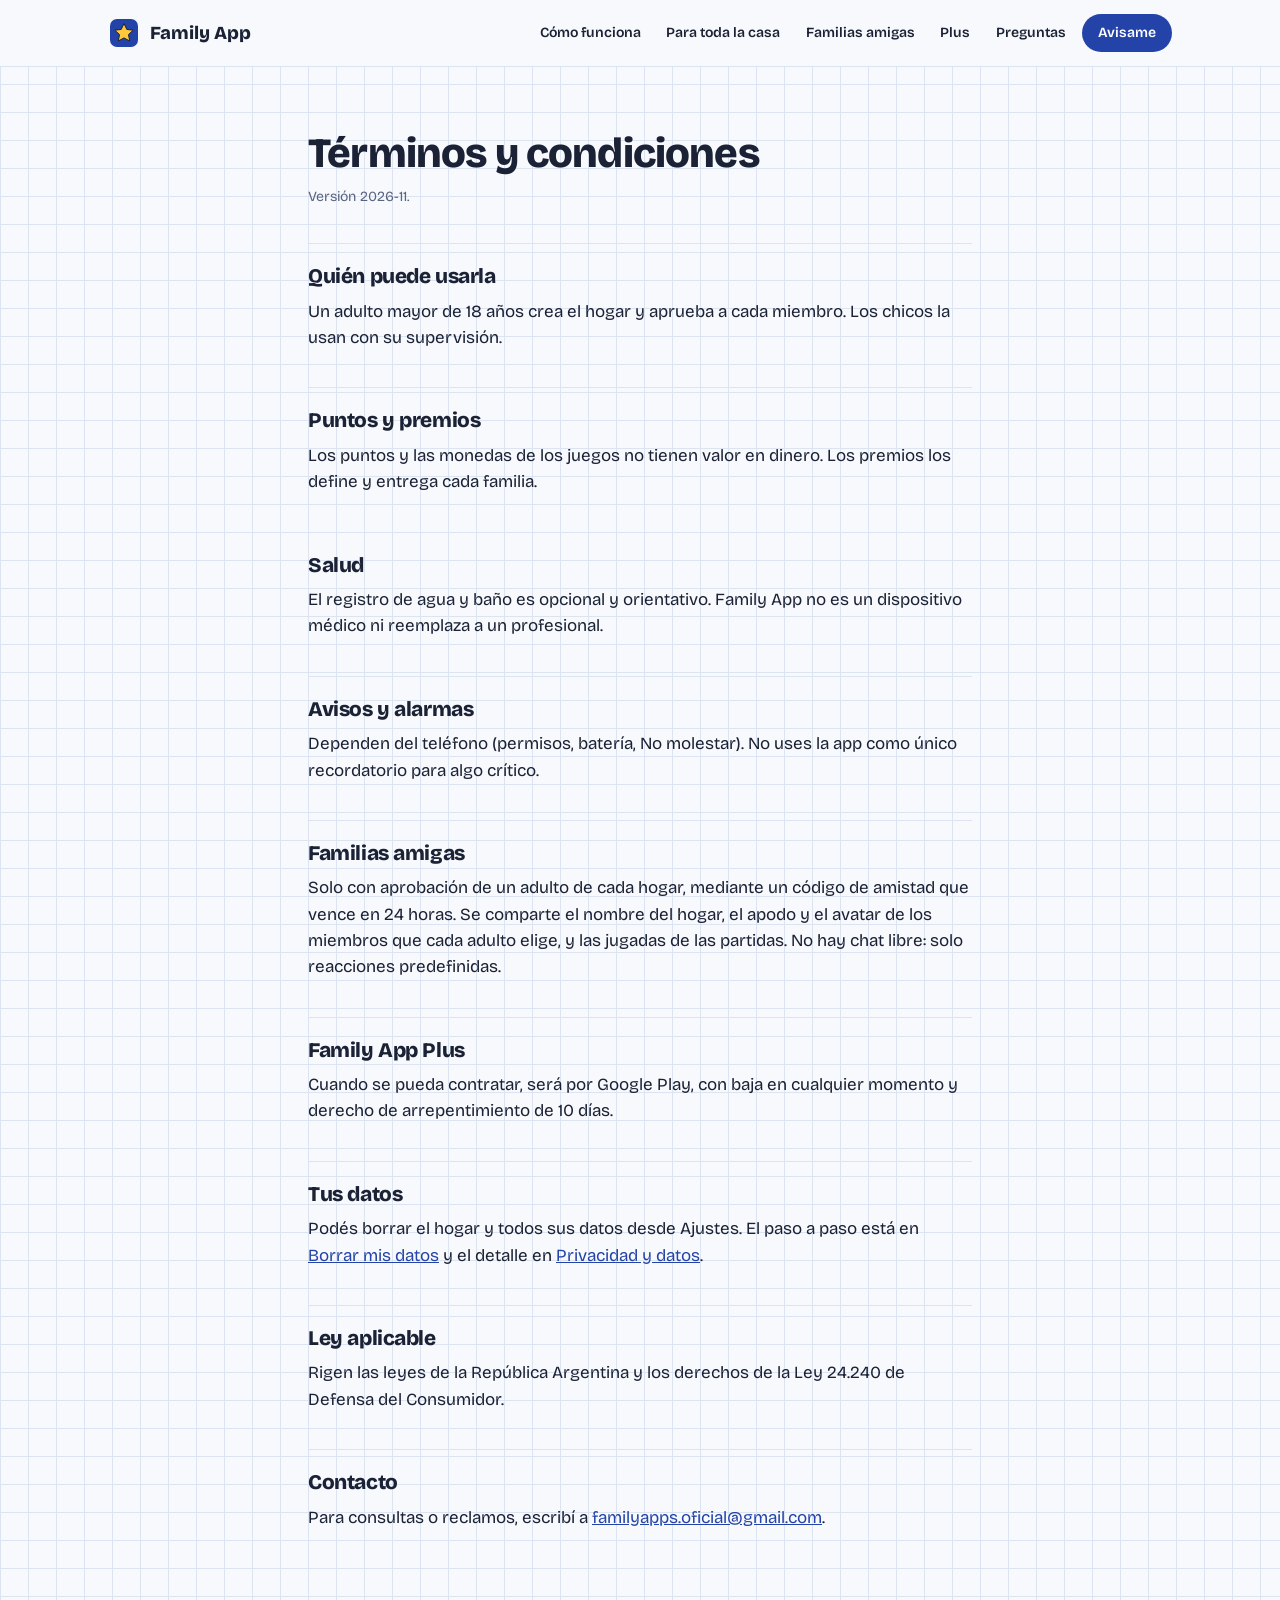
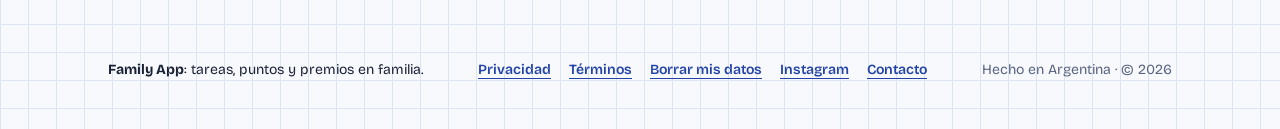
<file: terminos.html>
<!doctype html>
<html lang="es-AR">
<head>
  <meta charset="utf-8">
  <meta name="viewport" content="width=device-width, initial-scale=1">
  <title>Términos · Family App</title>
  <meta name="description" content="Términos y condiciones de uso de Family App.">
  <meta name="theme-color" content="#2343A8">
  <link rel="canonical" href="https://javimathesan.github.io/family_app_web/terminos.html">
  <link rel="icon" href="assets/favicon.svg" type="image/svg+xml">
  <link rel="apple-touch-icon" href="assets/icono-180.png">
  <link rel="preload" href="assets/fuentes/bricolage-grotesque.woff2" as="font" type="font/woff2" crossorigin>
  <link rel="stylesheet" href="styles.css?v=4">
  <script>document.documentElement.classList.add("js")</script>
</head>
<body>
  <a class="skip" href="#contenido">Ir al contenido</a>
  <header class="top">
    <a class="brand" href="./" aria-label="Family App, inicio">
      <img src="assets/favicon.svg" alt="" width="32" height="32">
      <span>Family App</span>
    </a>
    <nav id="menu" class="menu" aria-label="Secciones">
      <a href="./#como-funciona">Cómo funciona</a>
      <a href="./#toda-la-casa">Para toda la casa</a>
      <a href="./#familias">Familias amigas</a>
      <a href="./#plus">Plus</a>
      <a href="./#preguntas">Preguntas</a>
    </nav>
    <a class="nav-cta" href="./#avisame">Avisame</a>
    <button class="menu-btn" type="button" aria-expanded="false" aria-controls="menu">
      <span class="sr-only">Menú</span>
      <svg viewBox="0 0 24 24" width="24" height="24" aria-hidden="true"><path d="M4 7h16M4 12h16M4 17h16" fill="none" stroke="currentColor" stroke-width="2.4" stroke-linecap="round"/></svg>
    </button>
  </header>

  <main id="contenido" class="legal">
    <h1>Términos y condiciones</h1>
    <p class="legal-meta">Versión 2026-11.</p>

    <section>
      <h2>Quién puede usarla</h2>
      <p>Un adulto mayor de 18 años crea el hogar y aprueba a cada miembro. Los chicos la usan con su supervisión.</p>
    </section>

    <section>
      <h2>Puntos y premios</h2>
      <p>Los puntos y las monedas de los juegos no tienen valor en dinero. Los premios los define y entrega cada familia.</p>
    </section>

    <section>
      <h2>Salud</h2>
      <p>El registro de agua y baño es opcional y orientativo. Family App no es un dispositivo médico ni reemplaza a un profesional.</p>
    </section>

    <section>
      <h2>Avisos y alarmas</h2>
      <p>Dependen del teléfono (permisos, batería, No molestar). No uses la app como único recordatorio para algo crítico.</p>
    </section>

    <section>
      <h2>Familias amigas</h2>
      <p>Solo con aprobación de un adulto de cada hogar, mediante un código de amistad que vence en 24 horas. Se comparte el nombre del hogar, el apodo y el avatar de los miembros que cada adulto elige, y las jugadas de las partidas. No hay chat libre: solo reacciones predefinidas.</p>
    </section>

    <section>
      <h2>Family App Plus</h2>
      <p>Cuando se pueda contratar, será por Google Play, con baja en cualquier momento y derecho de arrepentimiento de 10 días.</p>
    </section>

    <section>
      <h2>Tus datos</h2>
      <p>Podés borrar el hogar y todos sus datos desde Ajustes. El paso a paso está en <a href="borrar-datos.html">Borrar mis datos</a> y el detalle en <a href="privacidad.html">Privacidad y datos</a>.</p>
    </section>

    <section>
      <h2>Ley aplicable</h2>
      <p>Rigen las leyes de la República Argentina y los derechos de la Ley 24.240 de Defensa del Consumidor.</p>
    </section>

    <section>
      <h2>Contacto</h2>
      <p>Para consultas o reclamos, escribí a <a href="mailto:familyapps.oficial@gmail.com">familyapps.oficial@gmail.com</a>.</p>
    </section>
  </main>

  <footer class="foot">
    <p><strong>Family App</strong>: tareas, puntos y premios en familia.</p>
    <nav class="foot-links" aria-label="Enlaces">
      <a href="privacidad.html">Privacidad</a>
      <a href="terminos.html">Términos</a>
      <a href="borrar-datos.html">Borrar mis datos</a>
      <a href="https://www.instagram.com/familyapps.oficial/" rel="noopener">Instagram</a>
      <a href="mailto:familyapps.oficial@gmail.com">Contacto</a>
    </nav>
    <p class="muted">Hecho en Argentina · © <span id="year">2026</span></p>
  </footer>
  <script src="main.js?v=4"></script>
</body>
</html>
</file>
<file: styles.css>
/* Family App — sitio del producto
   Lenguaje visual: la planilla de tareas pegada en la heladera.
   Papel cuadriculado, birome azul, stickers. */

/* Fuentes servidas desde el propio sitio (sin pedidos a terceros).
   Licencia SIL Open Font License: ver assets/fuentes/. */
@font-face {
  font-family: "Bricolage Grotesque";
  src: url("assets/fuentes/bricolage-grotesque.woff2") format("woff2");
  font-weight: 400 800;
  font-display: swap;
}
@font-face {
  font-family: "Gochi Hand";
  src: url("assets/fuentes/GochiHand-Regular.ttf") format("truetype");  /* archivo original, sin modificar */
  font-weight: 400;
  font-display: swap;
}

:root {
  --paper: #F7F9FC;      /* papel frío, no crema */
  --grid: #DCE4F2;       /* cuadrícula del cuaderno */
  --ink: #2343A8;        /* birome azul */
  --text: #1B2235;
  --muted: #5A6480;
  --star: #FFC83A;       /* sticker estrella */
  --mint: #23A86B;       /* tilde / aprobado */
  --gum: #F2668B;        /* chicle, acento secundario */
  --card: #FFFFFF;

  --font: "Bricolage Grotesque", system-ui, sans-serif;
  --hand: "Gochi Hand", "Comic Sans MS", cursive;

  --step--1: 0.875rem;
  --step-0: 1.0625rem;
  --step-1: 1.3rem;
  --step-2: 1.7rem;
  --step-3: clamp(2rem, 4vw, 2.6rem);
  --step-4: clamp(2.5rem, 6.2vw, 4.4rem);

  --gutter: clamp(16px, 4vw, 48px);
  --max: 1160px;
}

*, *::before, *::after { box-sizing: border-box; }
html { scroll-behavior: smooth; }
/* El encabezado queda fijo: los destinos de los enlaces no deben quedar tapados */
[id] { scroll-margin-top: 92px; }
@media (prefers-reduced-motion: reduce) { html { scroll-behavior: auto; } }

body {
  margin: 0;
  font-family: var(--font);
  font-size: var(--step-0);
  line-height: 1.55;
  color: var(--text);
  background-color: var(--paper);
  background-image:
    linear-gradient(var(--grid) 1px, transparent 1px),
    linear-gradient(90deg, var(--grid) 1px, transparent 1px);
  background-size: 28px 28px;
  -webkit-font-smoothing: antialiased;
}

img { display: block; max-width: 100%; }
h1, h2, h3 { font-weight: 800; line-height: 1.08; letter-spacing: -0.02em; margin: 0; }
p { margin: 0; }
a { color: var(--ink); }

:focus-visible { outline: 3px solid var(--gum); outline-offset: 3px; border-radius: 4px; }

.hand { font-family: var(--hand); font-weight: 400; letter-spacing: 0; }
.muted { color: var(--muted); }
.sr-only { position: absolute; width: 1px; height: 1px; overflow: hidden; clip: rect(0 0 0 0); white-space: nowrap; }

.skip { position: absolute; left: -999px; top: 8px; background: var(--ink); color: #fff; padding: 8px 14px; border-radius: 8px; z-index: 10; }
.skip:focus { left: 8px; }

/* ---------- Encabezado ---------- */
.top {
  position: sticky; top: 0; z-index: 20;
  background: var(--paper);
  border-bottom: 1.5px solid var(--grid);
  /* Ocupa todo el ancho, con el contenido alineado al resto de la página */
  padding: 14px max(var(--gutter), calc((100% - var(--max)) / 2 + var(--gutter)));
  display: flex;
  align-items: center;
  justify-content: space-between;
  gap: 16px;
}
.brand { display: flex; align-items: center; gap: 10px; text-decoration: none; color: var(--text); font-weight: 800; font-size: 1.15rem; }
.menu { display: flex; align-items: center; gap: clamp(12px, 2vw, 26px); margin-left: auto; }
.menu a { text-decoration: none; color: var(--text); font-weight: 600; font-size: var(--step--1); }
.menu a:hover { color: var(--ink); text-decoration: underline; text-underline-offset: 4px; }
.nav-cta {
  flex: none; text-decoration: none; font-weight: 600; font-size: var(--step--1);
  background: var(--ink); color: #fff; padding: 8px 16px; border-radius: 999px;
}
.nav-cta:hover { background: #1A3488; }
/* Botón del menú: solo aparece en pantallas chicas y si hay JavaScript */
.menu-btn {
  display: none; flex: none;
  width: 42px; height: 42px; padding: 0; place-items: center;
  background: var(--card); color: var(--text);
  border: 2px solid var(--text); border-radius: 12px; cursor: pointer;
}

/* ---------- Botones ---------- */
.btn {
  display: inline-block;
  font: inherit;
  font-weight: 800;
  background: var(--ink);
  color: #fff;
  border: 0;
  padding: 14px 24px;
  border-radius: 999px;
  text-decoration: none;
  cursor: pointer;
  box-shadow: 0 3px 0 #15296B;
  transition: transform .12s ease, box-shadow .12s ease;
}
.btn:hover { background: #1A3488; }
.btn:active { transform: translateY(3px); box-shadow: 0 0 0 #15296B; }
.link { font-weight: 600; text-underline-offset: 4px; }
.btn-alt { background: var(--card); color: var(--text); border: 2px solid var(--text); box-shadow: 0 3px 0 var(--text); }
.btn-alt:hover { background: #EEF3FC; }
.btn-alt:active { box-shadow: 0 0 0 var(--text); }

/* ---------- Hero ---------- */
.hero {
  max-width: var(--max);
  margin: 0 auto;
  padding: clamp(32px, 6vw, 72px) var(--gutter) clamp(56px, 8vw, 104px);
  display: grid;
  grid-template-columns: 1.05fr 1fr;
  gap: clamp(32px, 5vw, 72px);
  align-items: center;
}
.hero h1 { font-size: var(--step-4); max-width: 13ch; }
.lead { margin-top: 22px; font-size: var(--step-1); line-height: 1.5; max-width: 34ch; color: var(--text); }
.hero-actions { margin-top: 30px; display: flex; flex-wrap: wrap; gap: 20px; align-items: center; }
.note-try { margin-top: 28px; font-size: 1.35rem; color: var(--gum); transform: rotate(-2deg); display: inline-block; }

/* La planilla */
.chart {
  position: relative;
  margin: 0;
  background: var(--card);
  border: 2px solid var(--text);
  border-radius: 6px;
  padding: 26px clamp(16px, 3vw, 28px) 22px;
  transform: rotate(1.2deg);
  box-shadow: 6px 8px 0 rgba(35, 67, 168, .14);
}
.magnet {
  position: absolute; top: -16px; left: 50%;
  width: 34px; height: 34px; margin-left: -17px;
  border-radius: 50%;
  background: radial-gradient(circle at 35% 30%, #FF9BB5, var(--gum) 60%, #C9466B);
  box-shadow: 0 3px 4px rgba(0,0,0,.18);
}
.chart-head { display: flex; justify-content: space-between; align-items: baseline; gap: 12px; margin-bottom: 12px; }
.chart-head h2 { font-size: 2rem; color: var(--ink); font-weight: 400; }
.chart-week { color: var(--muted); font-size: 1.1rem; }

.chart table { width: 100%; border-collapse: collapse; table-layout: fixed; }
.chart th { font-weight: 800; font-size: var(--step--1); color: var(--muted); padding: 6px 0; }
.chart thead th:first-child { width: 42%; }
.chart tbody th {
  text-align: left; font-family: var(--hand); font-weight: 400; font-size: 1.25rem; color: var(--text);
  padding: 4px 6px 4px 0; border-top: 1.5px solid var(--grid);
}
.chart td { border-top: 1.5px solid var(--grid); border-left: 1.5px solid var(--grid); padding: 0; height: 52px; }

.cell {
  width: 100%; height: 100%;
  background: transparent; border: 0; padding: 0;
  cursor: pointer; display: grid; place-items: center;
}
.cell:hover { background: #F1F5FD; }
.cell svg { width: 30px; height: 30px; opacity: 0; transform: scale(.3) rotate(-40deg); }
.cell[aria-pressed="true"] svg { opacity: 1; transform: scale(1) rotate(var(--tilt, -8deg)); transition: transform .28s cubic-bezier(.3,1.6,.5,1), opacity .1s; }
@media (prefers-reduced-motion: reduce) { .cell[aria-pressed="true"] svg { transition: none; } }

.goal { margin-top: 18px; display: grid; gap: 8px; }
.goal-text { display: flex; gap: 8px; align-items: baseline; flex-wrap: wrap; }
.goal-text .hand { color: var(--ink); font-size: 1.3rem; }
.goal-bar { height: 16px; border: 2px solid var(--text); border-radius: 999px; overflow: hidden; background: #fff; }
.goal-fill { display: block; height: 100%; width: 0; background: var(--star); transition: width .35s ease; }
.goal-count { font-size: var(--step--1); color: var(--muted); font-weight: 600; }
.goal.done .goal-count { color: var(--mint); }

/* ---------- Secciones ---------- */
.section {
  max-width: var(--max);
  margin: 0 auto;
  padding: clamp(56px, 8vw, 104px) var(--gutter);
}
.section > h2 { font-size: var(--step-3); max-width: 20ch; }
.section > p { margin-top: 18px; max-width: 60ch; }
.narrow { font-size: var(--step-1); }

/* Pasos (es una secuencia real) */
.steps { list-style: none; counter-reset: step; padding: 0; margin: 40px 0 0; display: grid; grid-template-columns: repeat(3, 1fr); gap: clamp(20px, 3vw, 40px); }
.steps li { counter-increment: step; position: relative; padding-top: 64px; }
.steps li::before {
  content: counter(step);
  position: absolute; top: 0; left: 0;
  width: 48px; height: 48px; border-radius: 50%;
  display: grid; place-items: center;
  font-family: var(--hand); font-size: 1.7rem; color: var(--ink);
  border: 2px solid var(--ink);
  transform: rotate(-6deg);
}
.steps h3 { font-size: var(--step-1); }
.steps p { margin-top: 10px; color: var(--muted); max-width: 32ch; }

/* Familias amigas */
.split { display: grid; grid-template-columns: 1.1fr 1fr; gap: clamp(32px, 5vw, 72px); align-items: center; }
.split h2 { font-size: var(--step-3); }
.split > div > p { margin-top: 18px; max-width: 46ch; }
.ticks { list-style: none; padding: 0; margin: 22px 0 0; display: grid; gap: 12px; }
.ticks li { position: relative; padding-left: 34px; max-width: 46ch; }
.ticks li::before {
  content: ""; position: absolute; left: 0; top: .2em;
  width: 22px; height: 22px;
  background: no-repeat center/contain url("data:image/svg+xml,%3Csvg xmlns='http://www.w3.org/2000/svg' viewBox='0 0 24 24'%3E%3Cpath d='M3 13.5 9 19 21 5' fill='none' stroke='%2323A86B' stroke-width='3.4' stroke-linecap='round' stroke-linejoin='round'/%3E%3C/svg%3E");
}

.friends { display: grid; gap: 14px; }
.friend {
  display: grid; grid-template-columns: auto 1fr; column-gap: 14px; align-items: center;
  background: var(--card); border: 2px solid var(--text); border-radius: 14px;
  padding: 14px 18px; font-weight: 800;
}
.friend small { grid-column: 2; font-size: 1.1rem; color: var(--mint); }
.friend.pending { border-style: dashed; background: transparent; }
.friend.pending small { color: var(--gum); }
.friend:nth-child(2) { margin-left: 28px; }
.friend:nth-child(3) { margin-left: 8px; }
.dot { grid-row: span 2; width: 40px; height: 40px; border-radius: 50%; border: 2px solid var(--text); }
.dot-a { background: var(--star); }
.dot-b { background: #8FB3FF; }
.dot-c { background: #FFD1DC; }

/* Para toda la casa: notas pegadas en la heladera */
.notes {
  list-style: none; padding: 0; margin: 40px 0 0;
  display: grid; grid-template-columns: repeat(3, 1fr);
  gap: clamp(18px, 2.6vw, 30px);
}
.note {
  --tilt: -1.2deg;
  position: relative;
  padding: 30px 22px 24px;
  background: #FFF1B8;
  transform: rotate(var(--tilt));
  box-shadow: 4px 6px 0 rgba(35, 67, 168, .14);
}
.note::before {                      /* cinta de papel */
  content: ""; position: absolute; top: -11px; left: 50%;
  width: 78px; height: 22px; margin-left: -39px;
  background: rgba(255, 255, 255, .75);
  border: 1px solid var(--grid);
  transform: rotate(-2deg);
}
.note:nth-child(3n+2) { --tilt: .9deg; background: #D6E6FF; }
.note:nth-child(3n) { --tilt: -.5deg; background: #FFD9E2; }
.note:nth-child(n+4) { margin-top: 6px; }
.note:nth-child(4) { background: #D5F2E1; --tilt: 1.1deg; }
.note:nth-child(5) { background: #FFF1B8; --tilt: -.8deg; }
.note:nth-child(6) { background: #D6E6FF; --tilt: .6deg; }
.note h3 { font-family: var(--hand); font-weight: 400; font-size: 1.7rem; letter-spacing: 0; color: var(--ink); }
.note p { margin-top: 8px; font-size: var(--step--1); line-height: 1.5; color: var(--text); }

/* Llamada intermedia */
.band {
  max-width: calc(var(--max) - 2 * var(--gutter));
  margin: 0 auto;
  width: calc(100% - 2 * var(--gutter));
  padding: clamp(22px, 3vw, 32px) clamp(20px, 4vw, 44px);
  display: flex; flex-wrap: wrap; align-items: center; justify-content: space-between; gap: 18px 28px;
  background: var(--card);
  border: 2px solid var(--text);
  border-radius: 6px;
  box-shadow: 6px 8px 0 rgba(35, 67, 168, .14);
}
.band-text { font-size: var(--step-2); font-weight: 800; letter-spacing: -0.02em; line-height: 1.15; }
.band-text .hand { color: var(--gum); font-size: 1.15em; margin-left: 6px; display: inline-block; transform: rotate(-2deg); }

/* Capturas en marco de teléfono */
.phone-fig { margin: 0; }
.phone {
  background: #1B2235;
  border-radius: 34px;
  padding: 10px;
  box-shadow: 6px 8px 0 rgba(35, 67, 168, .14);
}
.phone img { width: 100%; height: auto; border-radius: 26px; }
.phone-fig figcaption { margin-top: 14px; font-family: var(--hand); font-size: 1.25rem; color: var(--ink); line-height: 1.25; max-width: 24ch; }
.phone-fig.solo { width: 100%; max-width: 300px; justify-self: center; }
.phone-fig.solo figcaption { text-align: center; margin-inline: auto; }

.shots {
  margin-top: 36px;
  display: grid;
  grid-template-columns: repeat(4, minmax(200px, 1fr));
  gap: clamp(18px, 3vw, 36px);
  overflow-x: auto;
  scroll-snap-type: x mandatory;
  padding-bottom: 12px;
}
.shots .phone-fig { scroll-snap-align: start; }
.shots .phone-fig:nth-child(even) { margin-top: 36px; }

/* Plus */
.plus-card {
  position: relative;
  max-width: 640px;
  background: var(--card);
  border: 2px solid var(--text);
  border-radius: 6px;
  padding: clamp(28px, 4vw, 44px);
}
.plus-card h2 { font-size: var(--step-3); }
.plus-card > p { margin-top: 16px; max-width: 52ch; }
.plus-card .muted { font-size: var(--step--1); }
.sticker {
  position: absolute; top: -22px; right: 26px;
  font-family: var(--hand); font-size: 1.5rem; color: var(--text);
  background: var(--star);
  padding: 10px 16px 8px;
  border-radius: 50% 46% 52% 44%;
  transform: rotate(8deg);
  border: 2px solid var(--text);
}

/* Lo que viene (también es una secuencia) */
.road { list-style: none; padding: 0; margin: 40px 0 0; position: relative; display: grid; gap: 34px; max-width: 720px; }
.road::before { content: ""; position: absolute; left: 11px; top: 8px; bottom: 8px; border-left: 2px dashed var(--ink); }
.road li { position: relative; padding-left: 48px; }
.road li::before {
  content: ""; position: absolute; left: 0; top: 4px;
  width: 24px; height: 24px; border-radius: 50%;
  background: var(--paper); border: 2px solid var(--ink);
}
.road li:first-child::before { background: var(--star); }
.road h3 { font-size: var(--step-1); }
.road p { margin-top: 8px; color: var(--muted); max-width: 56ch; }

/* Preguntas frecuentes */
.faq { margin-top: 32px; max-width: 760px; border-top: 2px solid var(--text); }
.faq details { border-bottom: 1.5px solid var(--grid); background: var(--paper); }
.faq summary {
  list-style: none; cursor: pointer;
  display: flex; justify-content: space-between; align-items: center; gap: 16px;
  padding: 18px 2px; font-weight: 800; font-size: var(--step-1);
}
.faq summary::-webkit-details-marker { display: none; }
.faq summary::after {
  content: "+"; flex: none;
  width: 34px; height: 34px; border-radius: 50%;
  display: grid; place-items: center;
  font-family: var(--hand); font-size: 1.6rem; line-height: 1; color: var(--ink);
  border: 2px solid var(--ink);
  transition: transform .2s ease;
}
.faq details[open] summary::after { transform: rotate(45deg); }
.faq summary:hover { color: var(--ink); }
.faq details p { padding: 0 2px 22px; max-width: 62ch; color: var(--muted); }
@media (prefers-reduced-motion: reduce) { .faq summary::after { transition: none; } }

/* Avisame */
.signup-form .check { display: flex; gap: 12px; align-items: flex-start; margin-top: 16px; font-weight: 400; cursor: pointer; max-width: 52ch; }
.signup-form .check input { flex: none; width: 22px; height: 22px; margin: 2px 0 0; accent-color: var(--ink); cursor: pointer; }
.form-submit { margin-top: 18px; }
.hp { position: absolute; left: -9999px; width: 1px; height: 1px; opacity: 0; }
.form-note { margin-top: 4px; font-size: var(--step--1); color: var(--muted); max-width: 52ch; }
.btn[disabled] { opacity: .6; cursor: wait; }
.signup { border-top: 2px solid var(--text); }
.signup-form { margin-top: 28px; max-width: 560px; }
.signup-form label { display: block; font-weight: 800; margin-bottom: 8px; }
.field { display: flex; gap: 10px; flex-wrap: wrap; }
.field input {
  flex: 1 1 240px; min-width: 0;
  font: inherit; padding: 13px 16px;
  border: 2px solid var(--text); border-radius: 999px; background: #fff; color: var(--text);
}
.field input[aria-invalid="true"] { border-color: var(--gum); }
.form-msg { margin-top: 12px; min-height: 1.5em; font-weight: 600; }
.form-msg.error { color: #C2264F; }
.form-msg.ok { color: var(--mint); }

/* Compartir */
.share { margin-top: clamp(40px, 6vw, 64px); padding-top: 28px; border-top: 1.5px solid var(--grid); max-width: 560px; }
.share h3 { font-size: var(--step-1); }
.share-actions { margin-top: 16px; display: flex; flex-wrap: wrap; gap: 12px; }

/* Pie */
.foot {
  max-width: var(--max); margin: 0 auto;
  padding: 32px var(--gutter) 48px;
  display: flex; justify-content: space-between; flex-wrap: wrap; gap: 8px;
  font-size: var(--step--1);
}

.foot-links { display: flex; flex-wrap: wrap; gap: 8px 18px; }
.foot-links a { font-weight: 600; text-underline-offset: 4px; }

/* ---------- Páginas legales ---------- */
.legal {
  max-width: 760px;
  margin: 0 auto;
  padding: clamp(32px, 6vw, 64px) var(--gutter) clamp(56px, 8vw, 96px);
}
.legal h1 { font-size: var(--step-3); }
.legal-meta { margin-top: 10px; color: var(--muted); font-size: var(--step--1); }
.legal section { margin-top: 36px; padding-top: 22px; border-top: 1.5px solid var(--grid); }
.legal h2 { font-size: var(--step-1); }
.legal p, .legal li { max-width: 66ch; }
.legal p { margin-top: 10px; }
.legal ul, .legal ol { margin: 10px 0 0; padding-left: 1.2em; display: grid; gap: 6px; }
.notfound-actions { margin-top: 28px; }
.legal-legend { font-size: var(--step--1); color: var(--muted); }

/* ---------- Responsive ---------- */
@media (max-width: 880px) {
  .hero, .split { grid-template-columns: 1fr; }
  .hero h1 { max-width: 16ch; }
  .chart { transform: rotate(0.6deg); }
  .steps { grid-template-columns: 1fr; }
  .notes { grid-template-columns: repeat(2, 1fr); }
  .note-try { margin-bottom: 8px; }
  .shots { grid-template-columns: repeat(4, 62vw); margin-inline: calc(var(--gutter) * -1); padding-inline: var(--gutter); scroll-padding-inline: var(--gutter); }
  .shots .phone-fig:nth-child(even) { margin-top: 0; }
  .phone-fig.solo { max-width: 260px; }
}
/* Menú desplegable en pantallas chicas */
@media (max-width: 900px) {
  .nav-cta { margin-left: auto; }
  .js .menu-btn { display: grid; }
  .js .menu {
    display: none;
    position: absolute; z-index: 5; top: calc(100% + 8px); left: var(--gutter); right: var(--gutter);
    flex-direction: column; align-items: stretch; gap: 0; margin: 0;
    background: var(--card); border: 2px solid var(--text); border-radius: 14px;
    box-shadow: 6px 8px 0 rgba(35, 67, 168, .14);
    padding: 6px 0;
  }
  .js .menu.open { display: flex; }
  .js .menu a { padding: 13px 18px; font-size: var(--step-0); }
  .js .menu a + a { border-top: 1.5px solid var(--grid); }
  /* Sin JavaScript no hay botón: los enlaces quedan a la vista, en varias líneas */
  html:not(.js) .top { flex-wrap: wrap; }
  html:not(.js) .menu { order: 3; width: 100%; flex-wrap: wrap; margin: 0; }
}
@media (max-width: 560px) {
  .notes { grid-template-columns: 1fr; gap: 30px; }
  .note:nth-child(n+4) { margin-top: 0; }
  .foot { flex-direction: column; }
  .chart tbody th { font-size: 1.05rem; }
  .chart td { height: 44px; }
  .cell svg { width: 24px; height: 24px; }
  .friend:nth-child(2) { margin-left: 14px; }
}
</file>
